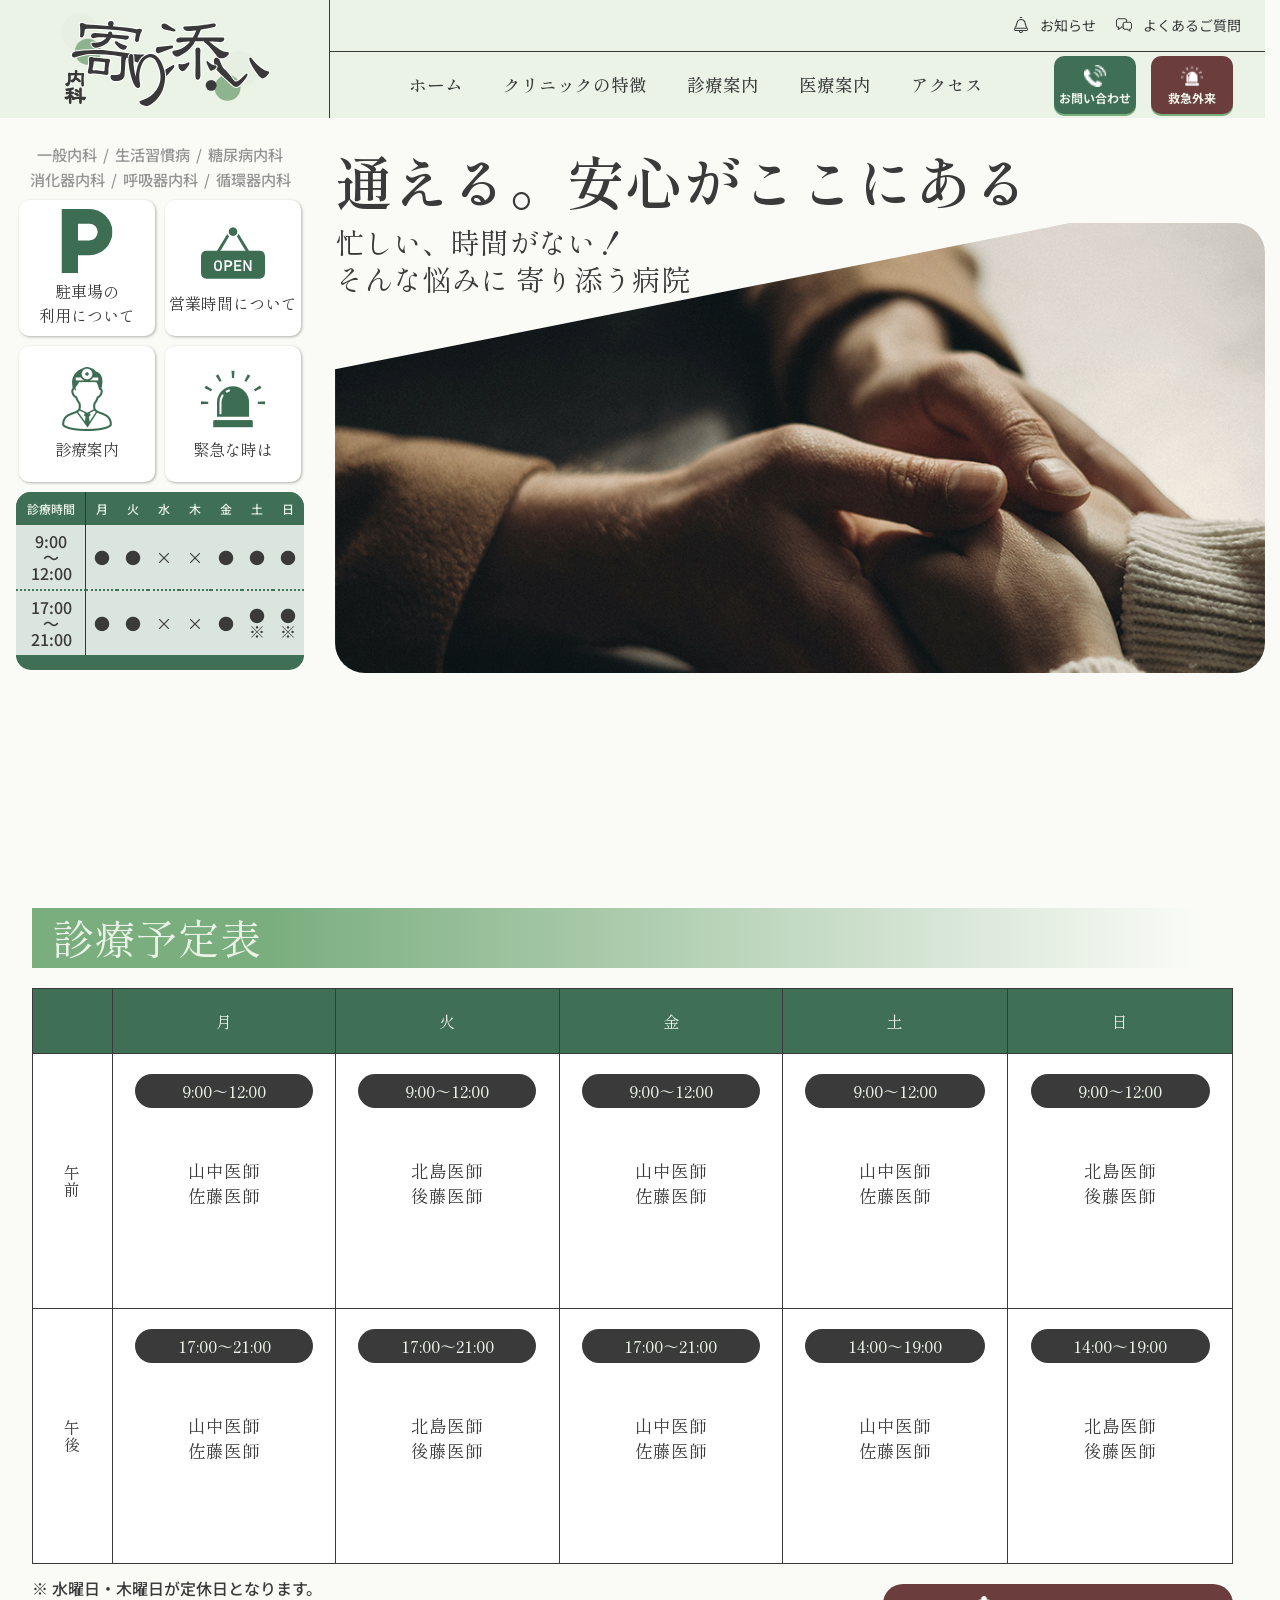
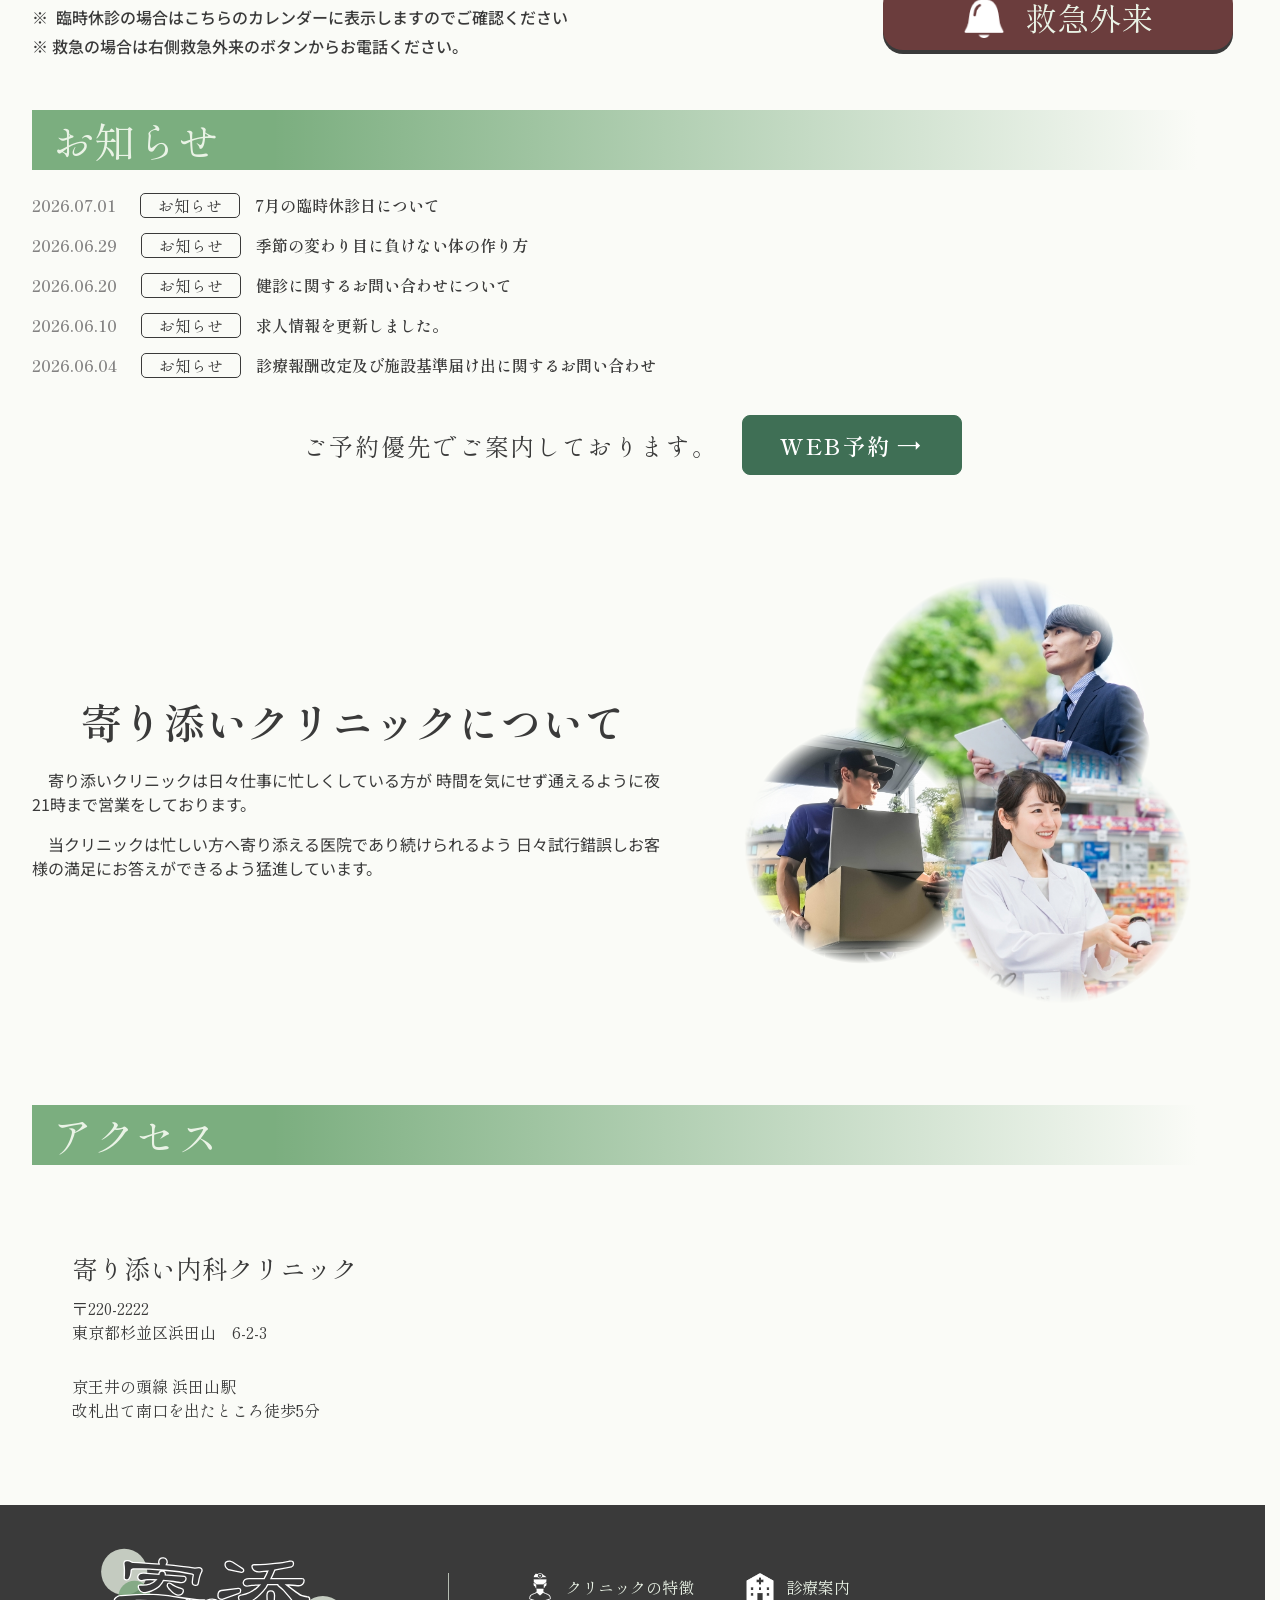
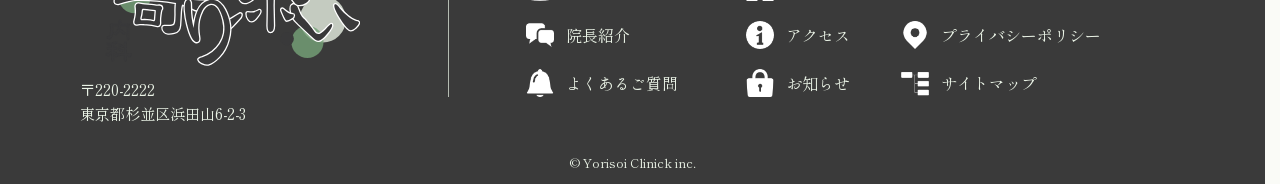
<file: index.html>
<!doctype html>
<html lang="ja">
  <head>
    <meta charset="UTF-8" />
    <meta name="viewport" content="width=device-width, initial-scale=1.0" />
    <meta
      name="description"
      content="寄り添い内科クリニックは午前中朝9時から12時まで、午後は17時から21時まで開所している「働く人に寄り添うクリニック」です。"
    />
    <title>寄り添い内科クリニック</title>

    <!-- GoogleFont -->
    <link rel="preconnect" href="https://fonts.googleapis.com" />
    <link rel="preconnect" href="https://fonts.gstatic.com" crossorigin />
    <link
      href="https://fonts.googleapis.com/css2?family=Noto+Sans+JP:wght@100..900&family=Noto+Serif+JP:wght@200..900&display=swap"
      rel="stylesheet"
    />
    <link
      href="https://fonts.googleapis.com/css2?family=Shippori+Mincho&display=swap"
      rel="stylesheet"
    />
    <!-- GoogleFont end-->
    <link rel="stylesheet" href="css/reset.css" />
    <link rel="stylesheet" href="css/common.css" />
    <link rel="stylesheet" href="css/top.css" />
  </head>

  <body id="top">
    <header id="header">
      <div class="page_title">
        <h1>
          <a href="index.html"
            ><img src="images/logo.svg" alt="寄り添いクリニックのロゴ"
          /></a>
        </h1>
      </div>
      <div class="header_nav__items">
        <div class="header_list__small">
          <ul>
            <li>
              <a href="construction.html">
                <img src="images/info_icon.png" alt="" aria-hidden="true" />
                お知らせ
              </a>
            </li>

            <li>
              <a href="construction.html#">
                <img
                  src="images/questions_icon.png"
                  alt=""
                  aria-hidden="true"
                />
                よくあるご質問
              </a>
            </li>
          </ul>
        </div>

        <!-- スマートフォン用メニューボタン -->
        <button
          type="button"
          class="menu_toggle"
          aria-label="メニューを開く"
          aria-controls="global-nav"
          aria-expanded="false"
        >
          <span aria-hidden="true"></span>
          <span aria-hidden="true"></span>
          <span aria-hidden="true"></span>
        </button>

        <div class="header_nav" id="global-nav">
          <nav aria-label="メインナビゲーション">
            <ul>
              <li><a href="index.html">ホーム</a></li>
              <li><a href="features.html">クリニックの特徴</a></li>
              <li><a href="medical-services.html">診療案内</a></li>
              <li><a href="construction.html">医療案内</a></li>
              <li><a href="construction.html#">アクセス</a></li>
            </ul>
          </nav>

          <div class="contact_item">
            <ul>
              <li>
                <a href="tel:03-1111-1111" class="btn info">
                  <img src="images/call_icon01.png" alt="" aria-hidden="true" />
                  お問い合わせ
                </a>
              </li>

              <li>
                <a href="tel:03-0000-0000" class="btn emergency">
                  <img src="images/call_icon02.png" alt="" aria-hidden="true" />
                  救急外来
                </a>
              </li>
            </ul>
          </div>
        </div>

        <!-- メニュー表示時の黒い背景 -->
        <div class="menu_backdrop" aria-hidden="true"></div>
      </div>
    </header>
    <div class="mv">
      <!-- 左側のカードとカレンダー -->
      <div class="mv_left__box">
        <div class="cardiology">
          <ul>
            <li>一般内科</li>
            <li>生活習慣病</li>
            <li>糖尿病内科</li>
          </ul>
          <ul>
            <li>消化器内科</li>
            <li>呼吸器内科</li>
            <li>循環器内科</li>
          </ul>
        </div>
        <div class="main_card">
          <!-- グリッドで縦2横2 -->
          <div class="main_card__block">
            <div>
              <a href="construction.html">
                <img
                  src="images/mv_item_icon01.png"
                  alt="パーキングのアイコン"
                />
                <p>駐車場の<br />利用について</p>
              </a>
            </div>
            <div>
              <a href="#hospital_schedule">
                <img src="images/mv_item_icon02.png" alt="営業時間のアイコン" />
                <p>営業時間について</p>
              </a>
            </div>
          </div>
          <div class="main_card__block">
            <div>
              <a href="medical-services.html">
                <img src="images/mv_item_icon03.png" alt="医者アイコン" />
                <p>診療案内</p>
              </a>
            </div>
            <div>
              <a href="construction.html">
                <img src="images/mv_item_icon04.png" alt="アラートアイコン" />
                <p>緊急な時は</p>
              </a>
            </div>
          </div>
        </div>
        <div class="hospital_hours">
          <table>
            <tbody>
              <tr>
                <th>診療時間</th>
                <th>月</th>
                <th>火</th>
                <th>水</th>
                <th>木</th>
                <th>金</th>
                <th>土</th>
                <th>日</th>
              </tr>
              <tr>
                <td>9:00<br />～<br />12:00</td>
                <td>●</td>
                <td>●</td>
                <td>×</td>
                <td>×</td>
                <td>●</td>
                <td>●</td>
                <td>●</td>
              </tr>
              <tr>
                <td>17:00<br />～<br />21:00</td>
                <td>●</td>
                <td>●</td>
                <td>×</td>
                <td>×</td>
                <td>●</td>
                <td>●<br />※</td>
                <td>●<br />※</td>
              </tr>
            </tbody>
          </table>
        </div>
      </div>
      <!-- メインビジュアルのキャッチコピーと画像 -->
      <div class="mv_right_box">
        <div class="mv_slide__items" id="js-slide">
          <img src="images/kv_01.jpg" alt="メインビジュアル1枚目" />
          <img src="images/about_01.jpg" alt="メインビジュアル2枚目" />
          <img src="images/about_02.jpg" alt="メインビジュアル3枚目" />
          <img src="images/about_03.jpg" alt="メインビジュアル4枚目" />

          <!-- 画像に重なった部分だけ表示する白文字 -->
          <div class="mv_copy_mask" aria-hidden="true">
            <div class="mv_copy mv_copy--reverse">
              <p class="main">通える。安心がここにある</p>
              <p class="sub">
                忙しい、時間がない！<br />
                そんな悩みに 寄り添う病院
              </p>
            </div>
          </div>
        </div>

        <!-- 通常の黒文字 -->
        <div class="mv_copy mv_copy--base">
          <p class="main">通える。安心がここにある</p>
          <p class="sub">
            忙しい、時間がない！<br />
            そんな悩みに 寄り添う病院
          </p>
        </div>
      </div>
    </div>
    <div class="wrapper">
      <main>
        <!-- 診療予定表 -->
        <section class="hospital_schedule" id="hospital_schedule">
          <div class="section_title">
            <h2>診療予定表</h2>
          </div>
          <div class="hospital_schedule__table-wrap">
            <table class="hospital_schedule__timeTable">
              <tbody>
                <tr>
                  <th></th>
                  <th>月</th>
                  <th>火</th>
                  <th>金</th>
                  <th>土</th>
                  <th>日</th>
                </tr>
                <tr>
                  <td class="vertical_writing">午前</td>
                  <td>
                    <span class="hospital_schedule__time">9:00～12:00</span><br />
                    <div class="hospital_schedule__doctors">
                      山中医師<br />佐藤医師
                    </div>
                  </td>
                  <td>
                    <span class="hospital_schedule__time">9:00～12:00</span><br />
                    <div class="hospital_schedule__doctors">
                      北島医師<br />後藤医師
                    </div>
                  </td>
                  <td>
                    <span class="hospital_schedule__time">9:00～12:00</span><br />
                    <div class="hospital_schedule__doctors">
                      山中医師<br />佐藤医師
                    </div>
                  </td>
                  <td>
                    <span class="hospital_schedule__time">9:00～12:00</span><br />
                    <div class="hospital_schedule__doctors">
                      山中医師<br />佐藤医師
                    </div>
                  </td>
                  <td>
                    <span class="hospital_schedule__time">9:00～12:00</span><br />
                    <div class="hospital_schedule__doctors">
                      北島医師<br />後藤医師
                    </div>
                  </td>
                </tr>
                <tr>
                  <td class="vertical_writing">午後</td>
                  <td>
                    <span class="hospital_schedule__time">17:00～21:00</span
                    ><br />
                    <div class="hospital_schedule__doctors">
                      山中医師<br />佐藤医師
                    </div>
                  </td>
                  <td>
                    <span class="hospital_schedule__time">17:00～21:00</span
                    ><br />
                    <div class="hospital_schedule__doctors">
                      北島医師<br />後藤医師
                    </div>
                  </td>
                  <td>
                    <span class="hospital_schedule__time">17:00～21:00</span
                    ><br />
                    <div class="hospital_schedule__doctors">
                      山中医師<br />佐藤医師
                    </div>
                  </td>
                  <td>
                    <span class="hospital_schedule__time">14:00～19:00</span
                    ><br />
                    <div class="hospital_schedule__doctors">
                      山中医師<br />佐藤医師
                    </div>
                  </td>
                  <td>
                    <span class="hospital_schedule__time">14:00～19:00</span
                    ><br />
                    <div class="hospital_schedule__doctors">
                      北島医師<br />後藤医師
                    </div>
                  </td>
                </tr>
              </tbody>
            </table>
          </div>
          <div class="importment_note__item">
            <ul class="hospital_schedule__notes">
              <li>水曜日・木曜日が定休日となります。</li>
              <li>
                臨時休診の場合はこちらのカレンダーに表示しますのでご確認ください
              </li>
              <li>救急の場合は右側救急外来のボタンからお電話ください。</li>
            </ul>
            <a
              href="tel:03-0000-0000"
              class="emergency-call"
              aria-label="救急外来へ電話する"
            >
              <img src="images/footer_icon06.png" alt="" aria-hidden="true" />
              <span>救急外来</span>
            </a>
          </div>
        </section>
        <!-- お知らせ -->
        <section>
          <div class="section_title">
            <h2>お知らせ</h2>
          </div>
          <div class="news_box">
            <ul class="news_list">
              <li class="news_item">
                <div class="news_meta">
                  <time class="news_date" datetime="2026-07-01">2026.07.01</time>
                  <span class="news_category">お知らせ</span>
                </div>
                <a href="construction.html" class="news_link">7月の臨時休診日について</a>
              </li>
              <li class="news_item">
                <div class="news_meta">
                  <time class="news_date" datetime="2026-06-29">2026.06.29</time>
                  <span class="news_category">お知らせ</span>
                </div>
                <a href="construction.html" class="news_link"
                  >季節の変わり目に負けない体の作り方</a
                >
              </li>
              <li class="news_item">
                <div class="news_meta">
                  <time class="news_date" datetime="2026-06-20">2026.06.20</time>
                  <span class="news_category">お知らせ</span>
                </div>
                <a href="construction.html" class="news_link"
                  >健診に関するお問い合わせについて</a
                >
              </li>
              <li class="news_item">
                <div class="news_meta">
                  <time class="news_date" datetime="2026-06-10">2026.06.10</time>
                  <span class="news_category">お知らせ</span>
                </div>
                <a href="construction.html" class="news_link">求人情報を更新しました。</a>
              </li>
              <li class="news_item">
                <div class="news_meta">
                  <time class="news_date" datetime="2026-06-04">2026.06.04</time>
                  <span class="news_category">お知らせ</span>
                </div>
                <a href="construction.html" class="news_link"
                  >診療報酬改定及び施設基準届け出に関するお問い合わせ</a
                >
              </li>
            </ul>
          </div>
          <div class="reservation_area">
            <p><strong>ご予約優先でご案内しております。</strong></p>
            <div class="reservation_btn">
              <a href="construction.html" class="WEB_reserve">
                <span>WEB予約</span>
                <span class="WEB_reserve__arrow" aria-hidden="true">→</span>
              </a>
            </div>
          </div>
        </section>
        <!-- About -->
        <section id="about">
          <div class="about">
            <div class="about_text">
              <h2>寄り添いクリニックについて</h2>
              <p>
                &emsp;寄り添いクリニックは日々仕事に忙しくしている方が
                時間を気にせず通えるように夜21時まで営業をしております。
              </p>
              &emsp;当クリニックは忙しい方へ寄り添える医院であり続けられるよう
              日々試行錯誤しお客様の満足にお答えができるよう猛進しています。
            </div>
            <div class="blurred_image">
              <img
                src="images/about_01.jpg"
                alt="サラリーマン風の男性が働く風景"
              />
              <img src="images/about_02.jpg" alt="配達員の男性が働く風景" />
              <img src="images/about_03.jpg" alt="薬剤師の女性が働く風景" />
            </div>
          </div>
        </section>
        <!-- アクセス -->
        <section>
          <div class="section_title">
            <h2>アクセス</h2>
          </div>
          <div class="access_section">
            <address>
              <h3>寄り添い内科クリニック</h3>
              〒220-2222<br />東京都杉並区浜田山　6-2-3<br />
              <span
                >京王井の頭線 浜田山駅<br />改札出て南口を出たところ徒歩5分</span
              >
            </address>
            <div class="access_map">
              <iframe
                src="https://www.google.com/maps/embed?pb=!1m18!1m12!1m3!1d3241.0223311307695!2d139.62613447457107!3d35.67645213023856!2m3!1f0!2f0!3f0!3m2!1i1024!2i768!4f13.1!3m3!1m2!1s0x6018f237f4c01811%3A0xf5f1ae5ba54b56d1!2z44CSMTY4LTAwNjUg5p2x5Lqs6YO95p2J5Lim5Yy65rWc55Sw5bGx77yR5LiB55uu77yW!5e0!3m2!1sja!2sjp!4v1783398426105!5m2!1sja!2sjp"
                style="border: 0"
                allowfullscreen=""
                loading="lazy"
                referrerpolicy="strict-origin-when-cross-origin"
              ></iframe>
            </div>
          </div>
        </section>
      </main>
    </div>
    <footer>
      <div class="footer_items">
        <div class="footer_address">
          <a href="index.html"
            ><img src="images/logo.svg" alt="寄り添いクリニックのロゴ"
          /></a>
          <address>〒220-2222<br />東京都杉並区浜田山6-2-3</address>
        </div>
        <div class="footer_list">
          <ul>
            <li>
              <a href="features.html">
                <img src="images/footer_icon01.png" alt="" />
                クリニックの特徴
              </a>
            </li>

            <li>
              <a href="medical-services.html">
                <img src="images/footer_icon02.png" alt="" />
                診療案内
              </a>
            </li>
          </ul>

          <ul>
            <li>
              <a href="construction.html">
                <img src="images/footer_icon03.png" alt="" />
                院長紹介
              </a>
            </li>

            <li>
              <a href="construction.html">
                <img src="images/footer_icon04.png" alt="" />
                アクセス
              </a>
            </li>

            <li>
              <a href="construction.html">
                <img src="images/footer_icon05.png" alt="" />
                プライバシーポリシー
              </a>
            </li>
          </ul>

          <ul>
            <li>
              <a href="construction.html">
                <img src="images/footer_icon06.png" alt="" />
                よくあるご質問
              </a>
            </li>

            <li>
              <a href="construction.html">
                <img src="images/footer_icon07.png" alt="" />
                お知らせ
              </a>
            </li>

            <li>
              <a href="construction.html">
                <img src="images/footer_icon08.png" alt="" />
                サイトマップ
              </a>
            </li>
          </ul>
        </div>
      </div>
      <p class="copy-light"><small>&copy; Yorisoi Clinick inc.</small></p>
    </footer>
    <script src="js/main.js"></script>
  </body>
</html>
</file>
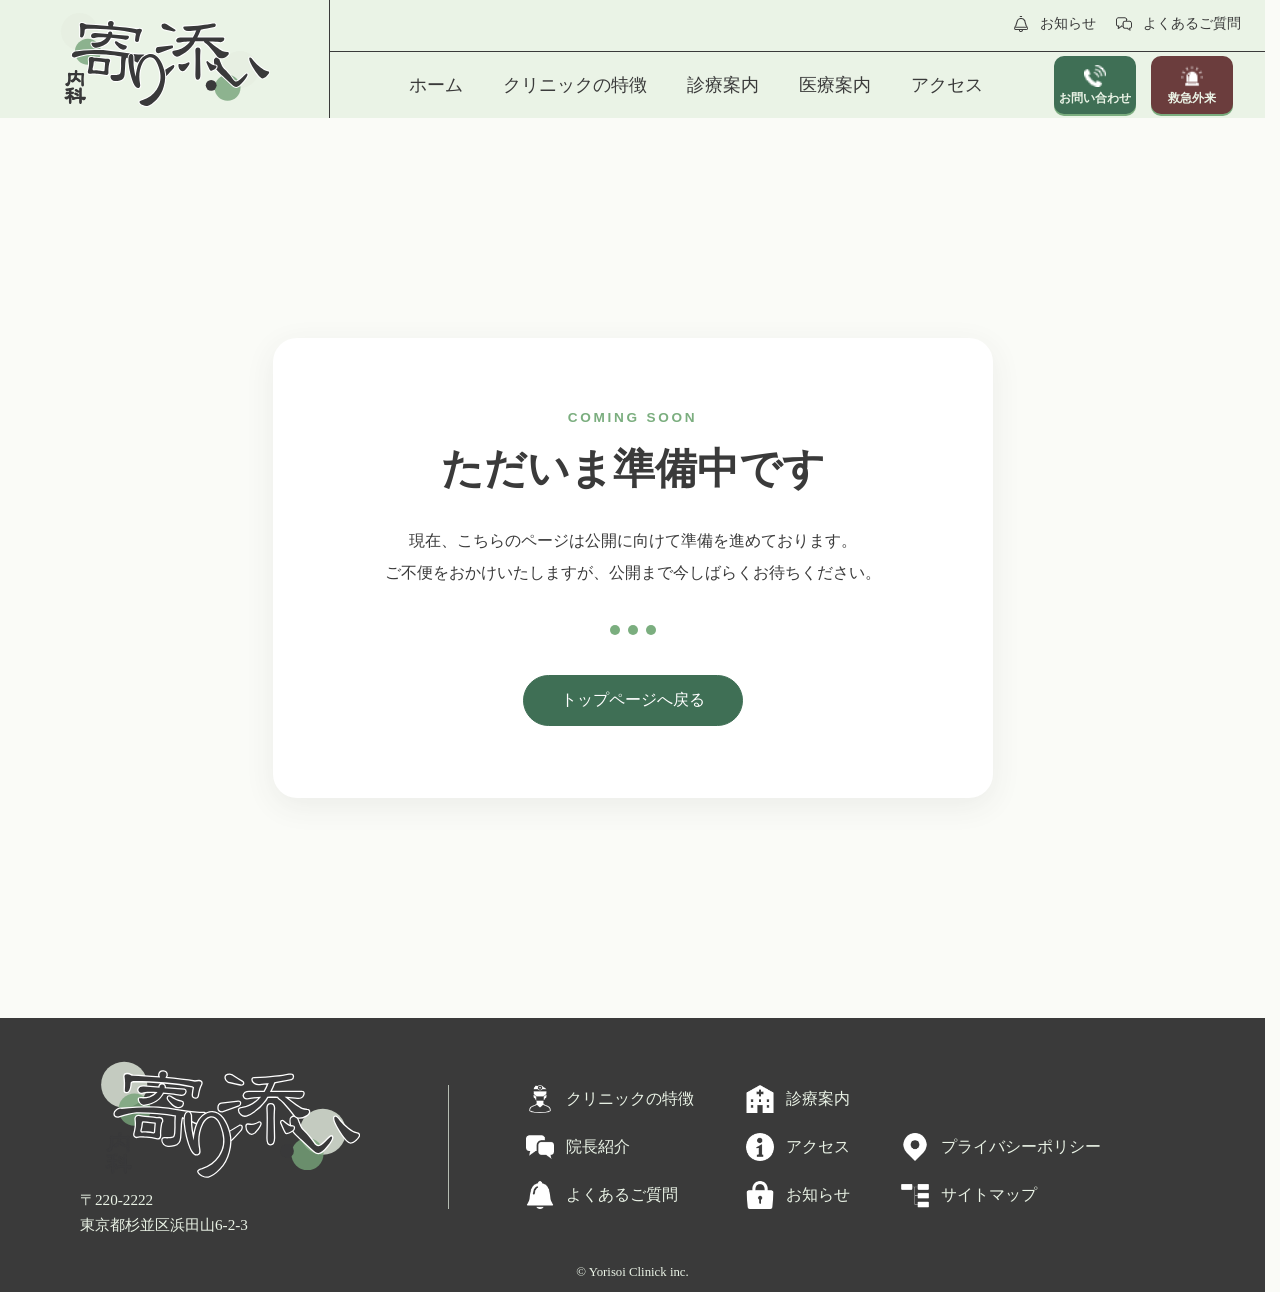
<file: construction.html>
<!doctype html>
<html lang="ja">
  <head>
    <meta charset="UTF-8" />
    <meta name="viewport" content="width=device-width, initial-scale=1.0" />

    <title>ただいま準備中です｜寄り添い内科クリニック</title>

    <link rel="stylesheet" href="css/reset.css" />
    <link rel="stylesheet" href="css/common.css" />
    <link rel="stylesheet" href="css/construction.css" />
  </head>

  <body>
    <header id="header">
      <div class="page_title">
        <h1>
          <a href="index.html"
            ><img src="images/logo.svg" alt="寄り添いクリニックのロゴ"
          /></a>
        </h1>
      </div>
      <div class="header_nav__items">
        <div class="header_list__small">
          <ul>
            <li>
              <a href="construction.html">
                <img src="images/info_icon.png" alt="" aria-hidden="true" />
                お知らせ
              </a>
            </li>

            <li>
              <a href="construction.html">
                <img
                  src="images/questions_icon.png"
                  alt=""
                  aria-hidden="true"
                />
                よくあるご質問
              </a>
            </li>
          </ul>
        </div>

        <!-- スマートフォン用メニューボタン -->
        <button
          type="button"
          class="menu_toggle"
          aria-label="メニューを開く"
          aria-controls="global-nav"
          aria-expanded="false"
        >
          <span aria-hidden="true"></span>
          <span aria-hidden="true"></span>
          <span aria-hidden="true"></span>
        </button>

        <div class="header_nav" id="global-nav">
          <nav aria-label="メインナビゲーション">
            <ul>
              <li><a href="index.html">ホーム</a></li>
              <li><a href="features.html">クリニックの特徴</a></li>
              <li><a href="medical-services.html">診療案内</a></li>
              <li><a href="construction.html">医療案内</a></li>
              <li><a href="construction.html">アクセス</a></li>
            </ul>
          </nav>

          <div class="contact_item">
            <ul>
              <li>
                <a href="tel:03-1111-1111" class="btn info">
                  <img src="images/call_icon01.png" alt="" aria-hidden="true" />
                  お問い合わせ
                </a>
              </li>

              <li>
                <a href="tel:03-0000-0000" class="btn emergency">
                  <img src="images/call_icon02.png" alt="" aria-hidden="true" />
                  救急外来
                </a>
              </li>
            </ul>
          </div>
        </div>

        <!-- メニュー表示時の黒い背景 -->
        <div class="menu_backdrop" aria-hidden="true"></div>
      </div>
    </header>
    <main class="construction">
      <div class="construction__inner">
        <p class="construction__en">COMING SOON</p>

        <h1 class="construction__title">
          ただいま準備中です
        </h1>

        <p class="construction__text">
          現在、こちらのページは公開に向けて準備を進めております。<br />
          ご不便をおかけいたしますが、公開まで今しばらくお待ちください。
        </p>

        <div class="construction__icon" aria-hidden="true">
          <span></span>
          <span></span>
          <span></span>
        </div>

        <a href="index.html" class="construction__link">
          トップページへ戻る
        </a>
      </div>
    </main>
    <footer>
      <div class="footer_items">
        <div class="footer_address">
          <a href="index.html"
            ><img src="images/logo.svg" alt="寄り添いクリニックのロゴ"
          /></a>
          <address>〒220-2222<br />東京都杉並区浜田山6-2-3</address>
        </div>
        <div class="footer_list">
          <ul>
            <li>
              <a href="features.html">
                <img src="images/footer_icon01.png" alt="" />
                クリニックの特徴
              </a>
            </li>

            <li>
              <a href="medical-services.html">
                <img src="images/footer_icon02.png" alt="" />
                診療案内
              </a>
            </li>
          </ul>

          <ul>
            <li>
              <a href="construction.html">
                <img src="images/footer_icon03.png" alt="" />
                院長紹介
              </a>
            </li>

            <li>
              <a href="construction.html">
                <img src="images/footer_icon04.png" alt="" />
                アクセス
              </a>
            </li>

            <li>
              <a href="construction.html">
                <img src="images/footer_icon05.png" alt="" />
                プライバシーポリシー
              </a>
            </li>
          </ul>

          <ul>
            <li>
              <a href="construction.html">
                <img src="images/footer_icon06.png" alt="" />
                よくあるご質問
              </a>
            </li>

            <li>
              <a href="construction.html">
                <img src="images/footer_icon07.png" alt="" />
                お知らせ
              </a>
            </li>

            <li>
              <a href="construction.html">
                <img src="images/footer_icon08.png" alt="" />
                サイトマップ
              </a>
            </li>
          </ul>
        </div>
      </div>
      <p class="copy-light"><small>&copy; Yorisoi Clinick inc.</small></p>
    </footer>
  </body>
</html>
</file>
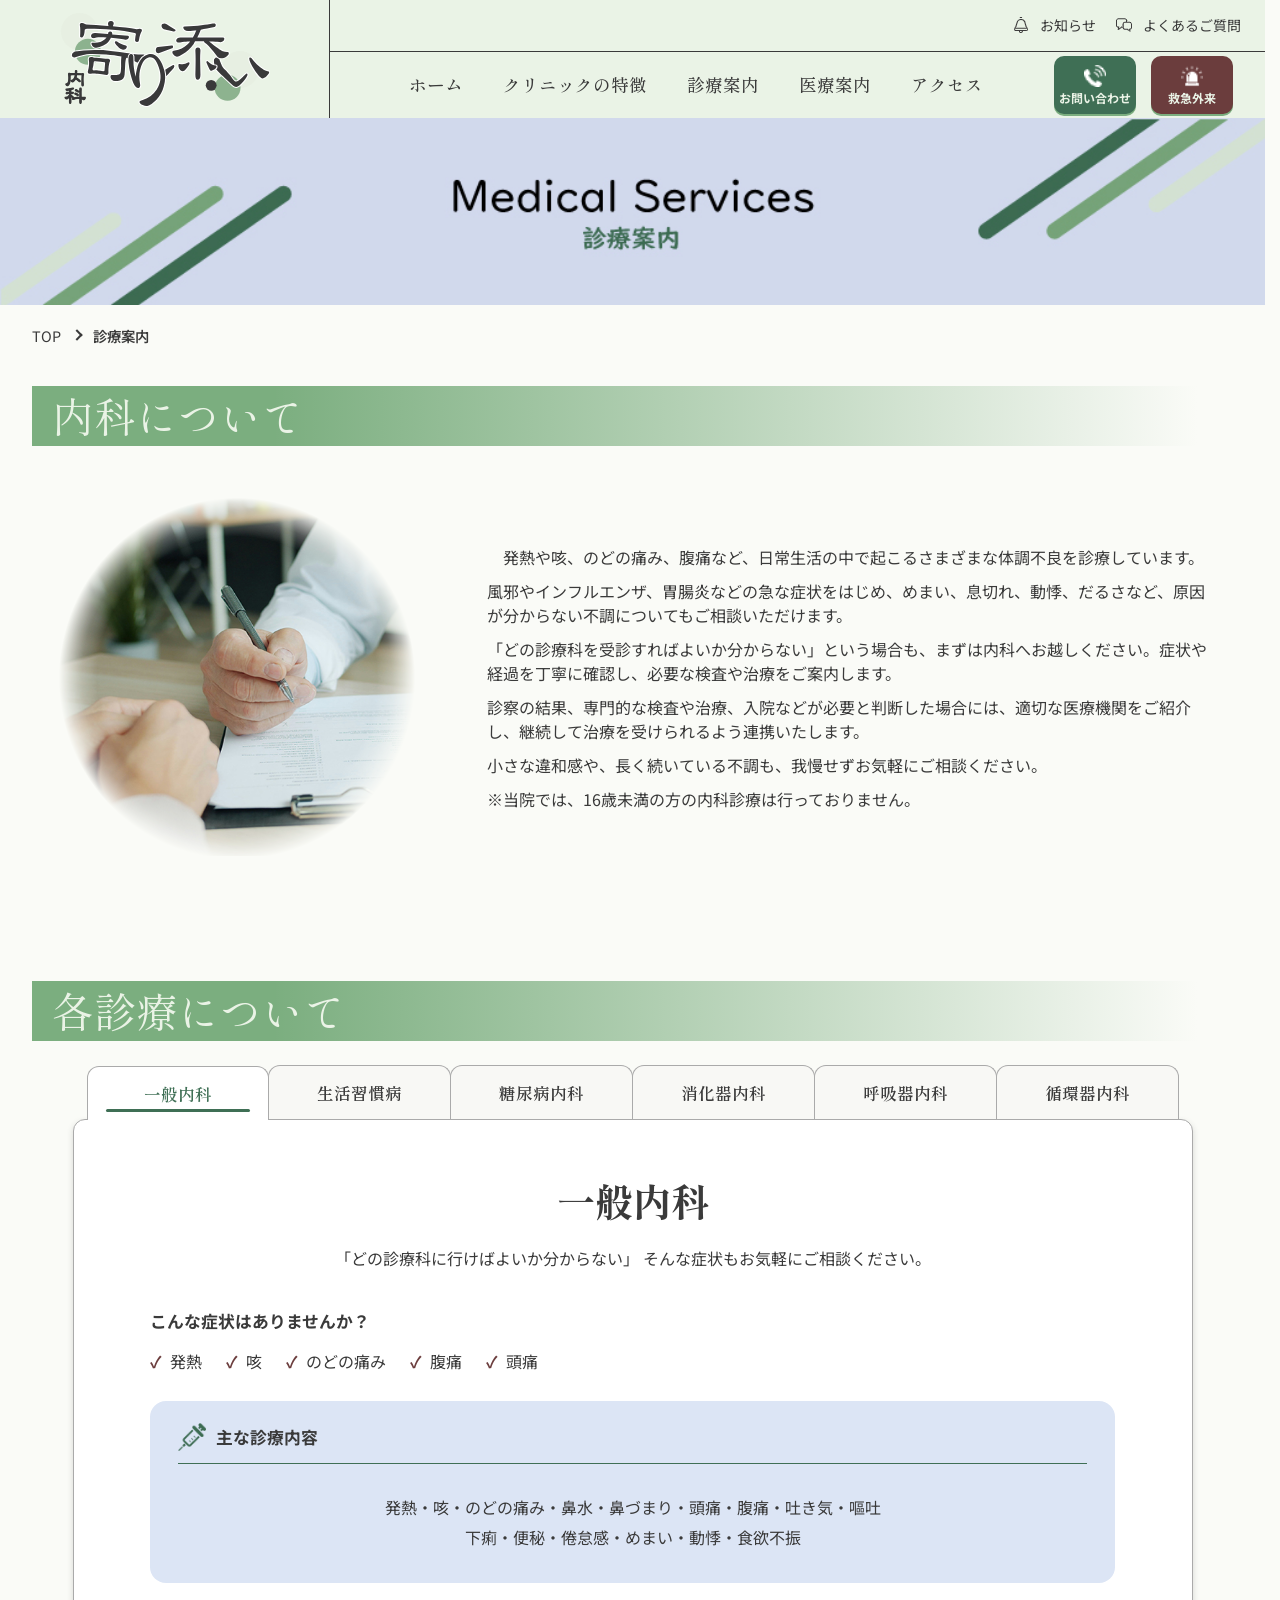
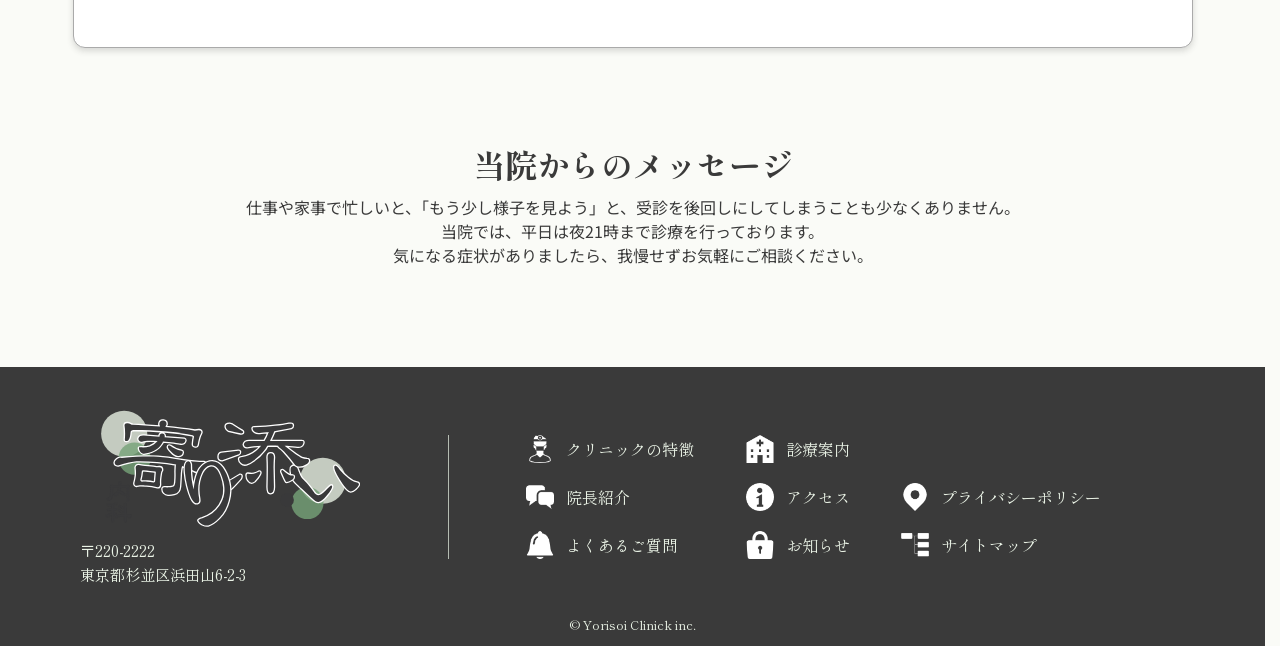
<file: medical-services.html>
<!doctype html>
<html lang="ja">
  <head>
    <meta charset="UTF-8" />
    <meta name="viewport" content="width=device-width, initial-scale=1.0" />
    <meta
      name="description"
      content="寄り添い内科クリニックは午前中朝9時から12時まで、午後は17時から21時まで開所している「働く人に寄り添うクリニック」です。"
    />
    <title>診療案内 | 寄り添い内科クリニック</title>

    <!-- GoogleFont -->
    <link rel="preconnect" href="https://fonts.googleapis.com" />
    <link rel="preconnect" href="https://fonts.gstatic.com" crossorigin />
    <link
      href="https://fonts.googleapis.com/css2?family=Noto+Sans+JP:wght@100..900&family=Noto+Serif+JP:wght@200..900&display=swap"
      rel="stylesheet"
    />
    <link
      href="https://fonts.googleapis.com/css2?family=Shippori+Mincho&display=swap"
      rel="stylesheet"
    />
    <!-- GoogleFont end-->
    <link rel="stylesheet" href="css/reset.css" />
    <link rel="stylesheet" href="css/common.css" />
    <link rel="stylesheet" href="css/medical-services.css" />
  </head>

  <body id="medical-services">
    <header id="header">
      <div class="page_title">
        <h1>
          <a href="index.html"
            ><img src="images/logo.svg" alt="寄り添いクリニックのロゴ"
          /></a>
        </h1>
      </div>
      <div class="header_nav__items">
        <div class="header_list__small">
          <ul>
            <li>
              <a href="construction.html">
                <img src="images/info_icon.png" alt="" aria-hidden="true" />
                お知らせ
              </a>
            </li>

            <li>
              <a href="construction.html">
                <img
                  src="images/questions_icon.png"
                  alt=""
                  aria-hidden="true"
                />
                よくあるご質問
              </a>
            </li>
          </ul>
        </div>

        <!-- スマートフォン用メニューボタン -->
        <button
          type="button"
          class="menu_toggle"
          aria-label="メニューを開く"
          aria-controls="global-nav"
          aria-expanded="false"
        >
          <span aria-hidden="true"></span>
          <span aria-hidden="true"></span>
          <span aria-hidden="true"></span>
        </button>

        <div class="header_nav" id="global-nav">
          <nav aria-label="メインナビゲーション">
            <ul>
              <li><a href="index.html">ホーム</a></li>
              <li><a href="features.html">クリニックの特徴</a></li>
              <li><a href="medical-services.html">診療案内</a></li>
              <li><a href="construction.html">医療案内</a></li>
              <li><a href="construction.html">アクセス</a></li>
            </ul>
          </nav>

          <div class="contact_item">
            <ul>
              <li>
                <a href="tel:03-1111-1111" class="btn info">
                  <img src="images/call_icon01.png" alt="" aria-hidden="true" />
                  お問い合わせ
                </a>
              </li>

              <li>
                <a href="tel:03-0000-0000" class="btn emergency">
                  <img src="images/call_icon02.png" alt="" aria-hidden="true" />
                  救急外来
                </a>
              </li>
            </ul>
          </div>
        </div>

        <!-- メニュー表示時の黒い背景 -->
        <div class="menu_backdrop" aria-hidden="true"></div>
      </div>
    </header>
    <div class="mv">
      <img
        src="images/medical-services/medical_services_title_lg.jpg"
        alt="診療案内見出し画像"
      />
    </div>
    <div class="wrapper">
      <!-- パンくずリスト　共通 -->
      <nav class="breadcrumb" aria-label="パンくずリスト">
        <ol class="breadcrumb__list">
          <li class="breadcrumb__item">
            <a href="index.html">TOP</a>
          </li>

          <li class="breadcrumb__item" aria-current="page">診療案内</li>
        </ol>
      </nav>
      <main>
        <section class="medical_service__content">
          <div class="section_title">
            <h2>内科について</h2>
          </div>
          <div class="medical_service_about">
            <div class="about_image">
              <img
                src="images/medical-services/medical_service_main-image.jpg"
                alt="診療案内のメイン画像"
              />
            </div>
            <div class="about_text">
              <p>
                　発熱や咳、のどの痛み、腹痛など、日常生活の中で起こるさまざまな体調不良を診療しています。
              </p>
              <p>
                風邪やインフルエンザ、胃腸炎などの急な症状をはじめ、めまい、息切れ、動悸、だるさなど、原因が分からない不調についてもご相談いただけます。
              </p>
              <p>
                「どの診療科を受診すればよいか分からない」という場合も、まずは内科へお越しください。症状や経過を丁寧に確認し、必要な検査や治療をご案内します。
              </p>
              <p>
                診察の結果、専門的な検査や治療、入院などが必要と判断した場合には、適切な医療機関をご紹介し、継続して治療を受けられるよう連携いたします。
              </p>
              <p>
                小さな違和感や、長く続いている不調も、我慢せずお気軽にご相談ください。
              </p>
              <p>※当院では、16歳未満の方の内科診療は行っておりません。</p>
            </div>
          </div>
        </section>
        <section class="medical_departments">
          <div class="section_title">
            <h2>各診療について</h2>
          </div>

          <div class="medical_tabs">
            <div
              class="medical_tabs__list"
              role="tablist"
              aria-label="診療科を選択"
            >
              <button
                class="medical_tabs__button is-active"
                type="button"
                role="tab"
                aria-selected="true"
                aria-controls="panel-general"
                id="tab-general"
                data-tab="general"
              >
                一般内科
              </button>

              <button
                class="medical_tabs__button"
                type="button"
                role="tab"
                aria-selected="false"
                aria-controls="panel-lifestyle"
                id="tab-lifestyle"
                data-tab="lifestyle"
              >
                生活習慣病
              </button>

              <button
                class="medical_tabs__button"
                type="button"
                role="tab"
                aria-selected="false"
                aria-controls="panel-diabetes"
                id="tab-diabetes"
                data-tab="diabetes"
              >
                糖尿病内科
              </button>

              <button
                class="medical_tabs__button"
                type="button"
                role="tab"
                aria-selected="false"
                aria-controls="panel-digestive"
                id="tab-digestive"
                data-tab="digestive"
              >
                消化器内科
              </button>

              <button
                class="medical_tabs__button"
                type="button"
                role="tab"
                aria-selected="false"
                aria-controls="panel-respiratory"
                id="tab-respiratory"
                data-tab="respiratory"
              >
                呼吸器内科
              </button>

              <button
                class="medical_tabs__button"
                type="button"
                role="tab"
                aria-selected="false"
                aria-controls="panel-cardiology"
                id="tab-cardiology"
                data-tab="cardiology"
              >
                循環器内科
              </button>
            </div>

            <div class="medical_tabs__panels">
              <!-- 一般内科 -->
              <article
                class="medical_tabs__panel is-active"
                id="panel-general"
                role="tabpanel"
                aria-labelledby="tab-general"
                data-panel="general"
              >
                <h3 class="medical_tabs__title">一般内科</h3>

                <p class="medical_tabs__lead">
                  「どの診療科に行けばよいか分からない」
                  そんな症状もお気軽にご相談ください。
                </p>

                <div class="medical_tabs__symptoms">
                  <h4>こんな症状はありませんか？</h4>

                  <ul>
                    <li>発熱</li>
                    <li>咳</li>
                    <li>のどの痛み</li>
                    <li>腹痛</li>
                    <li>頭痛</li>
                  </ul>
                </div>

                <div class="medical_tabs__details">
                  <h4>
                    <img
                      src="images/medical-services/injection_icon.png"
                      alt=""
                      aria-hidden="true"
                    />
                    主な診療内容
                  </h4>

                  <p>
                    発熱・咳・のどの痛み・鼻水・鼻づまり・頭痛・腹痛・吐き気・嘔吐<br />
                    下痢・便秘・倦怠感・めまい・動悸・食欲不振
                  </p>
                </div>
              </article>

              <!-- 生活習慣病 -->
              <article
                class="medical_tabs__panel"
                id="panel-lifestyle"
                role="tabpanel"
                aria-labelledby="tab-lifestyle"
                data-panel="lifestyle"
                hidden
              >
                <h3 class="medical_tabs__title">生活習慣病</h3>

                <p class="medical_tabs__lead">
                  健康診断で数値の異常を指摘された方や、生活習慣が気になる方はご相談ください。
                </p>

                <div class="medical_tabs__symptoms">
                  <h4>このような方はご相談ください</h4>

                  <ul>
                    <li>血圧が高い</li>
                    <li>コレステロール値が高い</li>
                    <li>尿酸値が高い</li>
                    <li>体重が増えてきた</li>
                  </ul>
                </div>

                <div class="medical_tabs__details">
                  <h4>
                    <img
                      src="images/medical-services/injection_icon.png"
                      alt=""
                      aria-hidden="true"
                    />主な診療内容
                  </h4>
                  <p>
                    高血圧症・脂質異常症・高尿酸血症・メタボリックシンドロームなど
                  </p>
                </div>
              </article>

              <!-- 糖尿病内科 -->
              <article
                class="medical_tabs__panel"
                id="panel-diabetes"
                role="tabpanel"
                aria-labelledby="tab-diabetes"
                data-panel="diabetes"
                hidden
              >
                <h3 class="medical_tabs__title">糖尿病内科</h3>

                <p class="medical_tabs__lead">
                  健康診断で血糖値の異常を指摘された方や、
                  のどの渇き、頻尿、体重減少などが気になる方はご相談ください。
                </p>

                <div class="medical_tabs__symptoms">
                  <h4>このような方はご相談ください</h4>

                  <ul>
                    <li>血糖値が高いと指摘された</li>
                    <li>HbA1cの数値が高い</li>
                    <li>のどが異常に渇く</li>
                    <li>尿の回数が増えた</li>
                    <li>体重が急に減った</li>
                  </ul>
                </div>

                <div class="medical_tabs__details">
                  <h4>
                    <img
                      src="images/medical-services/injection_icon.png"
                      alt=""
                      aria-hidden="true"
                    />主な診療内容
                  </h4>

                  <p>
                    糖尿病の検査・診断・血糖管理・食事や運動に関する生活指導・
                    定期的な血液検査など
                  </p>
                </div>
              </article>

              <!-- 消化器内科 -->
              <article
                class="medical_tabs__panel"
                id="panel-digestive"
                role="tabpanel"
                aria-labelledby="tab-digestive"
                data-panel="digestive"
                hidden
              >
                <h3 class="medical_tabs__title">消化器内科</h3>

                <p class="medical_tabs__lead">
                  胃や腸などの消化器に関する症状を診療しています。<br />
                  腹痛や胃もたれ、便通の変化など、気になる症状がある方はご相談ください。
                </p>

                <div class="medical_tabs__symptoms">
                  <h4>こんな症状はありませんか？</h4>

                  <ul>
                    <li>胃やお腹が痛む</li>
                    <li>胸やけ・胃もたれがある</li>
                    <li>吐き気・嘔吐がある</li>
                    <li>下痢や便秘が続いている</li>
                    <li>食欲がない</li>
                    <li>便に血が混じる</li>
                  </ul>
                </div>

                <div class="medical_tabs__details">
                  <h4>
                    <img
                      src="images/medical-services/injection_icon.png"
                      alt=""
                      aria-hidden="true"
                    />
                    主な診療内容
                  </h4>

                  <p>
                    急性胃炎・胃腸炎・逆流性食道炎・便秘症・過敏性腸症候群・<br />
                    胃潰瘍や十二指腸潰瘍が疑われる症状など
                  </p>
                </div>
              </article>

              <!-- 呼吸器内科 -->
              <article
                class="medical_tabs__panel"
                id="panel-respiratory"
                role="tabpanel"
                aria-labelledby="tab-respiratory"
                data-panel="respiratory"
                hidden
              >
                <h3 class="medical_tabs__title">呼吸器内科</h3>

                <p class="medical_tabs__lead">
                  咳や痰、息苦しさなど、呼吸に関する症状を診療しています。<br />
                  長引く咳や繰り返す息切れなども、我慢せずご相談ください。
                </p>

                <div class="medical_tabs__symptoms">
                  <h4>こんな症状はありませんか？</h4>

                  <ul>
                    <li>咳が長く続いている</li>
                    <li>痰が出る</li>
                    <li>息苦しさ・息切れがある</li>
                    <li>呼吸をすると音が鳴る</li>
                    <li>胸に痛みや違和感がある</li>
                    <li>風邪の後も咳が治らない</li>
                  </ul>
                </div>

                <div class="medical_tabs__details">
                  <h4>
                    <img
                      src="images/medical-services/injection_icon.png"
                      alt=""
                      aria-hidden="true"
                    />
                    主な診療内容
                  </h4>

                  <p>
                    気管支炎・気管支ぜんそく・肺炎・慢性閉塞性肺疾患（COPD）・<br />
                    長引く咳やアレルギーによる呼吸器症状など
                  </p>
                </div>
              </article>

              <!-- 循環器内科 -->
              <article
                class="medical_tabs__panel"
                id="panel-cardiology"
                role="tabpanel"
                aria-labelledby="tab-cardiology"
                data-panel="cardiology"
                hidden
              >
                <h3 class="medical_tabs__title">循環器内科</h3>

                <p class="medical_tabs__lead">
                  心臓や血管に関する症状や疾患を診療しています。<br />
                  動悸や胸の痛み、息切れなどがある方は、早めにご相談ください。
                </p>

                <div class="medical_tabs__symptoms">
                  <h4>こんな症状はありませんか？</h4>

                  <ul>
                    <li>胸が痛む・圧迫感がある</li>
                    <li>動悸がする</li>
                    <li>息切れしやすくなった</li>
                    <li>めまいや立ちくらみがある</li>
                    <li>足や顔がむくむ</li>
                    <li>健診で心電図異常を指摘された</li>
                  </ul>
                </div>

                <div class="medical_tabs__details">
                  <h4>
                    <img
                      src="images/medical-services/injection_icon.png"
                      alt=""
                      aria-hidden="true"
                    />
                    主な診療内容
                  </h4>

                  <p>
                    高血圧症・不整脈・狭心症が疑われる症状・心不全・<br />
                    動脈硬化に関する診療や心電図検査など
                  </p>
                </div>
                <p class="medical_tabs__note">
                  ※突然の強い胸の痛みや呼吸困難、意識障害などがある場合は、
                  当院の通常診療を待たず、速やかに<span>救急要請</span>をご検討ください。
                </p>
              </article>
            </div>
          </div>
        </section>
        <section class="medical_message">
          <h2>当院からのメッセージ</h2>
          <p>
            仕事や家事で忙しいと、「もう少し様子を見よう」と、受診を後回しにしてしまうことも少なくありません。<br />
            当院では、平日は夜21時まで診療を行っております。<br />
            気になる症状がありましたら、我慢せずお気軽にご相談ください。
          </p>
        </section>
      </main>
    </div>
    <footer>
      <div class="footer_items">
        <div class="footer_address">
          <a href="index.html"
            ><img src="images/logo.svg" alt="寄り添いクリニックのロゴ"
          /></a>
          <address>〒220-2222<br />東京都杉並区浜田山6-2-3</address>
        </div>
        <div class="footer_list">
          <ul>
            <li>
              <a href="features.html">
                <img src="images/footer_icon01.png" alt="" />
                クリニックの特徴
              </a>
            </li>

            <li>
              <a href="medical-services.html">
                <img src="images/footer_icon02.png" alt="" />
                診療案内
              </a>
            </li>
          </ul>

          <ul>
            <li>
              <a href="construction.html">
                <img src="images/footer_icon03.png" alt="" />
                院長紹介
              </a>
            </li>

            <li>
              <a href="construction.html">
                <img src="images/footer_icon04.png" alt="" />
                アクセス
              </a>
            </li>

            <li>
              <a href="construction.html">
                <img src="images/footer_icon05.png" alt="" />
                プライバシーポリシー
              </a>
            </li>
          </ul>

          <ul>
            <li>
              <a href="construction.html">
                <img src="images/footer_icon06.png" alt="" />
                よくあるご質問
              </a>
            </li>

            <li>
              <a href="construction.html">
                <img src="images/footer_icon07.png" alt="" />
                お知らせ
              </a>
            </li>

            <li>
              <a href="construction.html">
                <img src="images/footer_icon08.png" alt="" />
                サイトマップ
              </a>
            </li>
          </ul>
        </div>
      </div>
      <p class="copy-light"><small>&copy; Yorisoi Clinick inc.</small></p>
    </footer>
    <script src="js/main.js"></script>
  </body>
</html>
</file>
<file: css/common.css>
:root {
  --color-base: #fafbf7;
  --color-bg-light: #eaf3e6;
  --color-main: #7bae7f;
  --color-accent: #3f6f55;
  --color-text-black: #3a3a3a;
  --color-text-light: #eaf3e6;
  --color-accent-red: #6b3d3d;
}

html {
  scroll-behavior: smooth;
  scroll-padding-top: 130px;
  scrollbar-gutter: stable;
}

body {
  font-family: "Noto Sans JP", sans-serif;
  font-optical-sizing: auto;
  font-weight: 400;
  font-style: normal;
  background-color: var(--color-base);
  color: var(--color-text-black);
  font-size: 16px;
}

/*＊＊＊＊＊＊ header style ＊＊＊＊＊＊＊*/

#header {
  position: sticky;
  top: 0;
  z-index: 1000;
  display: grid;
  grid-template-columns: 330px 1fr;
  min-height: 110px;
  background-color: var(--color-bg-light);
}
.page_title {
  display: grid;
  place-items: center; /*Grid内で上下左右中央に置く指定*/
  border-right: 1px solid var(--color-text-black);
}
.page_title h1 {
  width: 210px;
  padding: 10px 0;
}
.page_title img {
  width: 100%;
  height: auto;
  display: block;
}
.header_nav__items {
  position: relative;
  display: grid;
  grid-template-rows: 52px 1fr;
}
.header_list__small {
  display: flex;
  align-items: center;
  justify-content: flex-end;
  padding-right: 24px;
  border-bottom: 1px solid var(--color-text-black);
}
.header_list__small ul {
  display: flex;
  gap: 20px;
}
.header_list__small a {
  font-size: 0.875rem;
  display: inline-flex;
  gap: 6px;
  align-items: center;
}
.header_list__small li a img {
  padding-right: 5px;
}
.header_nav {
  display: grid;
  grid-template-columns: 1fr auto;
  align-items: center;
  column-gap: 24px;
  padding-inline: 32px;
}
.header_nav ul {
  display: flex;
  align-items: center;
  justify-content: center;
}
.header_nav nav ul {
  display: flex;
  gap: 40px;
  font-family: "Shippori Mincho", serif;
  font-weight: 500;
  font-size: 1.1rem;
}
.header_nav ul a {
  transition: ease 0.8s;
}
.header_nav nav ul a:hover {
  opacity: 0.5;
}
.menu_toggle,
.menu_backdrop {
  display: none;
}
.contact_item ul {
  display: flex;
  gap: 15px;
}
.contact_item .btn {
  display: inline-flex;
  flex-direction: column;
  align-items: center;
  justify-content: center;
  gap: 4px;
  width: 82px;
  height: 58px;
  border-radius: 10px;
  color: var(--color-text-light);
  font-size: 0.75rem;
  font-weight: 700;
  line-height: 1.2;
  transition: ease 0.5s;
  box-shadow: 0 2px 0 var(--color-main);
}
.contact_item .btn:hover {
  box-shadow: unset;
  transform: translateY(2px);
}
.contact_item li:first-child a.btn:hover {
  background-color: green;
}
.contact_item li:last-child a.btn:hover {
  background-color: red;
}
.contact_item .btn img {
  width: 22px;
}
.btn.info {
  background-color: var(--color-accent);
}
.btn.emergency {
  background-color: var(--color-accent-red);
}
/*＊＊＊＊＊＊ 見出し style ＊＊＊＊＊＊＊*/
.wrapper {
  max-width: 1500px;
  width: 95%;
  margin: 0 auto;
}
.section_title {
  position: relative;
  background-color: var(--color-main);
  width: 100%;
  height: 60px;
  display: flex;
  align-items: center;
}
.section_title::after {
  content: "";
  position: absolute;
  top: 0;
  right: 0;
  bottom: 0;
  left: 0;
  /* 左側は元の背景色、右側に向かって透明にする */
  background: linear-gradient(
    to right,
    rgba(250, 251, 247, 0) 20%,
    #fafbf7 97%
  );
  pointer-events: none; /* ぼかし部分をクリックやタップですり抜けるようにする */
}
h2 {
  font-family: "Shippori Mincho", serif;
  font-size: 2.6rem;
  color: var(--color-text-light);
  line-height: 1;
}
.section_title h2 {
  padding-left: 20px;
}
/* main */
.mv img {
  width: 100%;
  object-fit: cover;
  object-position: center;
  height: auto;
  display: block;
}
/* 画像３つ */
.blurred_image {
  position: relative;
  height: 430px;
}
.blurred_image img {
  position: absolute;
  object-fit: cover;
  -webkit-mask-image: radial-gradient(
    ellipse at center,
    #000 55%,
    rgba(0, 0, 0, 0.7) 68%,
    transparent 78%
  );
  mask-image: radial-gradient(
    ellipse at center,
    #000 55%,
    rgba(0, 0, 0, 0.7) 61%,
    transparent 70%
  );
  -webkit-mask-repeat: no-repeat;
  mask-repeat: no-repeat;
}

.blurred_image img:nth-child(1) {
  width: 300px;
  height: 300px;
  top: 0;
  right: 80px;
}
.blurred_image img:nth-child(2) {
  width: 240px;
  height: 240px;
  top: 150px;
  left: 30px;
  object-position: left;
}
.blurred_image img:nth-child(3) {
  width: 260px;
  height: 260px;
  right: 40px;
  bottom: 0px;
  object-position: left;
}
/*＊＊＊＊＊＊ パンくず style ＊＊＊＊＊＊＊*/
.breadcrumb {
  max-width: 1200px;
  margin: 20px 0 40px;
  /* padding-inline: 20px; */
}

.breadcrumb__list {
  display: flex;
  flex-wrap: wrap;
  align-items: center;
  list-style: none;
}

.breadcrumb__item {
  display: flex;
  align-items: center;
  font-size: 0.9rem;
}
.breadcrumb__item:not(:last-child)::after {
  content: "";
  display: inline-block;
  width: 8px;
  height: 8px;
  margin-inline: 12px;
  border-top: 2px solid var(--color-text-black);
  border-right: 2px solid var(--color-text-black);
  transform: rotate(45deg);
}
.breadcrumb a {
  color: var(--color-text-black);
  transition: 0.3s;
}
.breadcrumb a:hover {
  color: var(--color-main);
}
.breadcrumb__item[aria-current="page"] {
  color: var(--color-text-black);
  font-weight: 600;
}
@media screen and (max-width: 1024px) {
  html {
    scroll-padding-top: 100px;
  }

  #header {
    grid-template-columns: 220px minmax(0, 1fr);
    min-height: 96px;
  }

  .page_title h1 {
    width: 175px;
  }

  .header_nav__items {
    grid-template-rows: 42px 1fr;
  }

  .header_list__small {
    padding-right: 18px;
  }

  .header_list__small ul {
    gap: 14px;
  }

  .header_list__small a {
    font-size: 0.78rem;
  }

  .header_nav {
    column-gap: 16px;
    padding-inline: 18px;
  }

  .header_nav nav ul {
    gap: 20px;
    font-size: 0.95rem;
  }

  .contact_item ul {
    gap: 10px;
  }

  .contact_item .btn {
    width: 70px;
    height: 52px;
    font-size: 0.68rem;
  }

  .contact_item .btn img {
    width: 19px;
  }
}
@media screen and (max-width: 900px) {
  html {
    scroll-padding-top: 74px;
  }

  body.is-menu-open {
    overflow: hidden;
  }

  #header {
    grid-template-columns: minmax(0, 1fr) auto;
    min-height: 74px;
    padding-inline: 16px;
    border-bottom: 1px solid rgb(58 58 58 / 25%);
  }

  .page_title {
    justify-items: start;
    border-right: none;
  }

  .page_title h1 {
    width: 170px;
    padding-block: 8px;
  }

  .header_nav__items {
    display: flex;
    align-items: center;
    justify-content: flex-end;
  }

  /* 上部の小さいナビゲーションはモバイルでは非表示 */
  .header_list__small {
    display: none;
  }

  /* ハンバーガーボタン */
  .menu_toggle {
    position: relative;
    z-index: 1003;

    display: block;
    width: 46px;
    height: 46px;
    padding: 0;

    border: 1px solid var(--color-accent);
    border-radius: 8px;
    background-color: transparent;

    cursor: pointer;
  }

  .menu_toggle span {
    position: absolute;
    left: 50%;

    display: block;
    width: 23px;
    height: 2px;

    background-color: var(--color-accent);
    transform: translateX(-50%);
    transition:
      top 0.3s ease,
      transform 0.3s ease,
      opacity 0.3s ease;
  }

  .menu_toggle span:nth-child(1) {
    top: 14px;
  }

  .menu_toggle span:nth-child(2) {
    top: 21px;
  }

  .menu_toggle span:nth-child(3) {
    top: 28px;
  }

  /* 開いているときは×印にする */
  .menu_toggle.is-open span:nth-child(1) {
    top: 21px;
    transform: translateX(-50%) rotate(45deg);
  }

  .menu_toggle.is-open span:nth-child(2) {
    opacity: 0;
  }

  .menu_toggle.is-open span:nth-child(3) {
    top: 21px;
    transform: translateX(-50%) rotate(-45deg);
  }

  /* スライドメニュー */
  .header_nav {
    position: fixed;
    top: 74px;
    right: 0;
    bottom: 0;
    z-index: 1002;

    display: flex;
    flex-direction: column;
    justify-content: flex-start;
    align-items: stretch;
    gap: 32px;

    width: min(88vw, 380px);
    padding: 34px 24px;

    background-color: var(--color-bg-light);
    box-shadow: -10px 0 30px rgb(0 0 0 / 12%);

    visibility: hidden;
    transform: translateX(100%);
    transition:
      transform 0.4s ease,
      visibility 0.4s ease;
  }

  .header_nav.is-open {
    visibility: visible;
    transform: translateX(0);
  }

  .header_nav nav {
    width: 100%;
  }

  .header_nav nav ul {
    flex-direction: column;
    align-items: stretch;
    gap: 0;

    width: 100%;
    font-size: 1.05rem;
  }

  .header_nav nav li {
    border-bottom: 1px solid rgb(63 111 85 / 25%);
  }

  .header_nav nav li:first-child {
    border-top: 1px solid rgb(63 111 85 / 25%);
  }

  .header_nav nav a {
    position: relative;

    display: flex;
    align-items: center;
    min-height: 58px;
    padding-inline: 10px 28px;
  }

  .header_nav nav a::after {
    content: "";
    position: absolute;
    top: 50%;
    right: 10px;

    width: 8px;
    height: 8px;

    border-top: 1px solid var(--color-accent);
    border-right: 1px solid var(--color-accent);

    transform: translateY(-50%) rotate(45deg);
  }

  .contact_item {
    width: 100%;
  }

  .contact_item ul {
    display: grid;
    grid-template-columns: repeat(2, minmax(0, 1fr));
    gap: 12px;
    width: 100%;
  }

  .contact_item .btn {
    width: 100%;
    height: 70px;
    font-size: 0.8rem;
  }

  .contact_item .btn img {
    width: 23px;
  }

  /* メニュー後ろの背景 */
  .menu_backdrop {
    position: fixed;
    inset: 74px 0 0;
    z-index: 1001;

    display: block;
    background-color: rgb(0 0 0 / 45%);

    opacity: 0;
    visibility: hidden;
    pointer-events: none;

    transition:
      opacity 0.35s ease,
      visibility 0.35s ease;
  }

  .menu_backdrop.is-open {
    opacity: 1;
    visibility: visible;
    pointer-events: auto;
  }
}
@media screen and (max-width: 480px) {
  html {
    scroll-padding-top: 68px;
  }

  #header {
    min-height: 68px;
    padding-inline: 12px;
  }

  .page_title h1 {
    width: 150px;
  }

  .menu_toggle {
    width: 42px;
    height: 42px;
  }

  .menu_toggle span:nth-child(1) {
    top: 12px;
  }

  .menu_toggle span:nth-child(2) {
    top: 19px;
  }

  .menu_toggle span:nth-child(3) {
    top: 26px;
  }

  .menu_toggle.is-open span:nth-child(1),
  .menu_toggle.is-open span:nth-child(3) {
    top: 19px;
  }

  .header_nav {
    top: 68px;
    width: min(92vw, 350px);
    padding: 28px 18px;
  }

  .menu_backdrop {
    inset-block-start: 68px;
  }

  .header_nav nav a {
    min-height: 54px;
    font-size: 0.98rem;
  }

  .contact_item .btn {
    height: 64px;
    font-size: 0.72rem;
  }
}

@media screen and (max-width: 1024px) {
  .section_title {
    height: 56px;
  }

  .section_title h2 {
    padding-left: 18px;
    font-size: 2.1rem;
  }
}

@media screen and (max-width: 768px) {
  .about {
    grid-template-columns: 1fr;
  }

  .blurred_image {
    height: 360px;
  }

  .blurred_image img:nth-child(1) {
    width: 230px;
    height: 230px;
    right: 100px;
  }

  .blurred_image img:nth-child(2) {
    width: 190px;
    height: 190px;
    left: 40px;
    top: 120px;
  }

  .blurred_image img:nth-child(3) {
    width: 240px;
    height: 240px;
    right: 80px;
    bottom: 0;
  }
  .section_title {
    height: 52px;
  }

  .section_title::after {
    background: linear-gradient(
      to right,
      rgba(250, 251, 247, 0) 25%,
      #fafbf7 100%
    );
  }
  .breadcrumb {
    margin-block: 16px 32px;
  }

  .breadcrumb__item {
    font-size: 0.82rem;
  }

  .breadcrumb__item:not(:last-child)::after {
    width: 7px;
    height: 7px;
    margin-inline: 9px;
  }
}

@media screen and (max-width: 480px) {
  .section_title {
    height: 48px;
  }

  .section_title h2 {
    padding-left: 14px;
    font-size: 1.35rem;
  }

  .breadcrumb {
    margin-block: 14px 26px;
  }

  .breadcrumb__item {
    font-size: 0.78rem;
  }
  .blurred_image {
    height: 440px;
  }
  .blurred_image img:nth-child(1) {
    width: 230px;
    height: 230px;
    right: 0px;
  }

  .blurred_image img:nth-child(2) {
    width: 190px;
    height: 190px;
    left: 0px;
    top: 120px;
  }

  .blurred_image img:nth-child(3) {
    width: 240px;
    height: 240px;
    right: 40px;
    bottom: 0;
  }
}
/*＊＊＊＊＊＊ footer style ＊＊＊＊＊＊＊*/
footer {
  font-family: "Shippori Mincho", serif;
  width: 100%;
  padding: 40px 60px 12px;
  background-color: var(--color-text-black);
  color: var(--color-text-light);
}
.footer_items {
  display: grid;
  grid-template-columns: minmax(260px, 340px) 1fr;
  column-gap: 48px;
  align-items: center;
  max-width: 1200px;
  margin-inline: auto;
}
/* 左側：ロゴ・住所 */
.footer_address {
  display: grid;
  align-content: center;
  row-gap: 5px;
  text-align: center;
}
.footer_address img {
  width: 260px;
  height: auto;
}
.footer_address address {
  font-style: normal;
  font-size: 0.95rem;
  line-height: 1.6;
  text-align: left;
  padding-left: 20px;
}
/* 右側：ナビゲーション */
.footer_list {
  display: flex;
  flex-direction: column;
  row-gap: 20px;
  padding-inline-start: clamp(40px, 6vw, 100px);
  border-inline-start: 1px solid rgb(234 243 230 / 70%);
}
/* すべての行で同じ列幅を使う */
.footer_list ul {
  display: grid;
  grid-template-columns: 190px 125px 230px;
  column-gap: 30px;
  align-items: center;
}
.footer_list li {
  min-width: 0;
}
.footer_list a {
  display: grid;
  grid-template-columns: 30px auto;
  align-items: center;
  column-gap: 10px;
  color: var(--color-text-light);
  font-size: 1rem;
  text-decoration: none;
  white-space: nowrap;
}
.footer_list a img {
  width: 28px;
  height: 28px;
  object-fit: contain;
}
.copy-light {
  margin-top: 28px;
  text-align: center;
  font-size: 0.8rem;
  color: var(--color-text-light);
}
@media screen and (max-width: 1024px) {
  footer {
    padding: 38px 32px 12px;
  }

  .footer_items {
    grid-template-columns: minmax(210px, 260px) minmax(0, 1fr);
    column-gap: 32px;
  }

  .footer_address img {
    width: 220px;
  }

  .footer_address address {
    padding-left: 10px;
    font-size: 0.88rem;
  }

  .footer_list {
    padding-inline-start: 32px;
  }

  .footer_list ul {
    grid-template-columns: repeat(3, minmax(0, 1fr));
    column-gap: 18px;
  }

  .footer_list a {
    grid-template-columns: 25px minmax(0, 1fr);
    column-gap: 8px;

    font-size: 0.88rem;
    white-space: normal;
  }

  .footer_list a img {
    width: 24px;
    height: 24px;
  }
}
@media screen and (max-width: 768px) {
  footer {
    padding: 36px 24px 12px;
  }

  .footer_items {
    grid-template-columns: 1fr;
    row-gap: 30px;
  }

  .footer_address {
    justify-items: center;
    row-gap: 10px;
  }

  .footer_address img {
    width: 220px;
  }

  .footer_address address {
    padding-left: 0;
    font-size: 0.88rem;
    text-align: center;
  }

  /*
   * 各ulを見た目上なくして、
   * すべてのliを同じグリッドに並べる
   */
  .footer_list {
    display: grid;
    grid-template-columns: repeat(2, minmax(0, 1fr));
    gap: 16px 24px;

    padding: 28px 0 0;
    border-inline-start: none;
    border-block-start: 1px solid rgb(234 243 230 / 70%);
  }

  .footer_list ul {
    display: contents;
  }

  .footer_list a {
    grid-template-columns: 25px minmax(0, 1fr);
    column-gap: 8px;

    font-size: 0.9rem;
    line-height: 1.5;
    white-space: normal;
  }

  .footer_list a img {
    width: 23px;
    height: 23px;
  }

  .copy-light {
    margin-top: 26px;
    font-size: 0.75rem;
  }
}
@media screen and (max-width: 480px) {
  footer {
    padding: 32px 18px 12px;
  }

  .footer_address img {
    width: 195px;
  }

  .footer_address address {
    font-size: 0.82rem;
  }

  .footer_list {
    grid-template-columns: 1fr;
    gap: 12px;

    width: min(100%, 300px);
    margin-inline: auto;
    padding-top: 24px;
  }

  .footer_list a {
    min-height: 36px;
    font-size: 0.88rem;
  }

  .footer_list a img {
    width: 22px;
    height: 22px;
  }

  .copy-light {
    margin-top: 22px;
  }
}
.medical_tabs__note span {
  color: red;
  font-weight: bold;
  text-decoration: underline;
}
.reservation_btn {
  font-family: "Shippori Mincho", serif;
  text-align: center;
  display: flex;
  align-items: center;
  justify-content: center;
  font-size: 2.1rem;
  letter-spacing: 2.5px;
}
.reservation_btn .WEB_reserve {
  position: relative;
  display: inline-flex;
  justify-content: center;
  align-items: center;
  gap: 5px;
  width: 220px;
  min-height: 60px;
  padding: 12px 24px;
  overflow: hidden;
  background-color: #3f6f55;
  color: #fff;
  border: 1px solid #3f6f55;
  border-radius: 8px;
  font-size: 1.4rem;
  font-weight: 600;
  text-decoration: none;
  transition:
    color 0.4s ease,
    box-shadow 0.4s ease,
    transform 0.2s ease;
}

/* 背景を切り替えるレイヤー */
.reservation_btn .WEB_reserve::before {
  content: "";
  position: absolute;
  inset: 0;
  background-color: #fff;
  transform: scaleX(0);
  transform-origin: right center;
  transition: transform 0.45s ease;
}

/* 文字と矢印を背景より前に出す */
.reservation_btn .WEB_reserve span {
  position: relative;
  z-index: 1;
}

.reservation_btn .WEB_reserve__arrow {
  font-size: 1.5rem;
  line-height: 1;
  transition: transform 0.35s ease;
}

/* hover */
.reservation_btn .WEB_reserve:hover {
  color: #3f6f55;
  box-shadow: 0 8px 20px rgb(63 111 85 / 20%);
}

.reservation_btn .WEB_reserve:hover::before {
  transform: scaleX(1);
  transform-origin: left center;
}

.reservation_btn .WEB_reserve:hover .WEB_reserve__arrow {
  transform: translateX(6px);
}

/* クリック感 */
.reservation_btn .WEB_reserve:active {
  transform: translateY(2px);
  box-shadow: 0 3px 10px rgb(63 111 85 / 15%);
}

/* キーボード操作 */
.reservation_btn .WEB_reserve:focus-visible {
  outline: 3px solid rgb(63 111 85 / 35%);
  outline-offset: 4px;
}
</file>
<file: css/top.css>
/*＊＊＊＊＊＊ mv style ＊＊＊＊＊＊＊*/

/* MV全体 */
.mv {
  display: flex;
  align-items: flex-start;
  gap: 15px;

  width: 100%;
  max-width: 1400px;
  min-height: calc(100svh - 110px);
  height: auto;
  margin: 0 auto;
  padding-top: 25px;
  padding-bottom: 40px;
}

/*＊＊＊＊＊＊ MV 左側 ＊＊＊＊＊＊*/

.mv_left__box {
  flex: 0 0 320px;

  display: flex;
  flex-direction: column;
  align-items: center;
  justify-content: center;
}

/* 診療科目 */
.cardiology {
  display: flex;
  flex-direction: column;
  align-items: center;
  gap: 3px;
}

.cardiology ul {
  display: flex;
  align-items: center;
  justify-content: center;
  flex-wrap: nowrap;
  gap: 0;

  color: #949494;
  font-size: 0.95rem;
  font-weight: 500;
}

.cardiology li {
  margin: 0;
  white-space: nowrap;
}

.cardiology li::after {
  content: "/";
  padding: 0 6px;
}

.cardiology li:last-child::after {
  content: none;
}

/* 4つのカード */
.main_card {
  display: flex;
  flex-direction: column;
  align-items: center;
  justify-content: center;
}

.main_card__block {
  display: flex;
  gap: 10px;
  margin-top: 10px;

  font-family: "Shippori Mincho", serif;
}

.main_card__block div {
  display: flex;
  align-items: center;
  justify-content: center;

  width: 136px;
  height: 136px;

  border-radius: 10px;
  background-color: #fff;

  text-align: center;

  box-shadow: 1px 1px 3px rgb(0 0 0 / 30%);

  transition:
    box-shadow 0.3s ease,
    transform 0.3s ease;
}

.main_card__block a {
  display: flex;
  flex-direction: column;
  align-items: center;
  justify-content: center;
  gap: 6px;

  width: 100%;
  height: 100%;
}

@media (hover: hover) {
  .main_card__block div:hover {
    box-shadow: none;
    transform: translateY(3px);
  }
}

.main_card__block img {
  display: inline-block;
  width: 64px;
  height: auto;
}

/* MV内 診療時間 */
.hospital_hours table {
  width: 90%;
  margin: 10px auto 0;
  overflow: hidden;
  border-spacing: 0;
  border-collapse: separate;
  border-bottom: 15px solid var(--color-accent);
  border-radius: 15px;
  background-color: var(--color-accent);
  table-layout: fixed;
}

.hospital_hours th,
.hospital_hours td {
  padding: 8px 4px;
  text-align: center;
  vertical-align: middle;
}

.hospital_hours tr:first-child th {
  background-color: var(--color-accent);
  color: var(--color-text-light);
  font-size: 0.75rem;
  font-weight: 500;
}

.hospital_hours tr:not(:first-child) th,
.hospital_hours tr:not(:first-child) td {
  background-color: #dbe5e0;
  color: var(--color-text-black);

  line-height: 1;
}

.hospital_hours tr:not(:first-child) td:first-child,
.hospital_hours tr:not(:first-child) th:first-child {
  font-size: 1rem;
  font-weight: 500;
  line-height: 1;
}

.hospital_hours th:first-child,
.hospital_hours td:first-child {
  position: sticky;
  left: 0;
  background-color: #fff;
  z-index: 2;
  box-shadow: inset -1px 0 0 #333;
  width: 70px; /* 追加 */
}

.hospital_hours tr:nth-child(3) th,
.hospital_hours tr:nth-child(3) td {
  border-top: 2px dotted var(--color-accent);
}

/*＊＊＊＊＊＊ MV 右側 ＊＊＊＊＊＊*/

.mv_right_box {
  position: relative;
  flex: 1;
  min-width: 0;

  isolation: isolate;
}

/* スライド */
.mv_slide__items {
  position: relative;
  z-index: 2;
  bottom: -80px;

  width: 100%;
  height: 450px;

  overflow: hidden;

  border-radius: 30px;
}

.mv_slide__items img {
  position: absolute;
  inset: 0;
  z-index: 0;

  width: 100%;
  height: 100%;

  object-fit: cover;
  object-position: top left;

  clip-path: polygon(79% 0%, 100% 0%, 100% 100%, -164% 100%);

  opacity: 0;

  filter: brightness(95%) invert(3%) sepia(20%);

  transition: opacity 4s ease;
}

.mv_slide__items img:first-child {
  object-position: center;
}

.mv_slide__items img.is_active {
  z-index: 1;
  opacity: 1;
}

/*＊＊＊＊＊＊ キャッチコピー ＊＊＊＊＊＊*/

.mv_copy {
  font-family: "Shippori Mincho", serif;
}

/* 通常の黒文字 */
.mv_copy--base {
  position: absolute;
  top: 0;
  left: 0;
  z-index: 1;

  color: var(--color-text-black);
}

/* 画像に重なった部分の白文字 */
.mv_copy_mask {
  position: absolute;
  inset: 0;
  z-index: 10;

  clip-path: polygon(79% 0%, 100% 0%, 100% 100%, -164% 100%);

  pointer-events: none;
}

.mv_copy--reverse {
  position: absolute;
  top: -80px;
  left: 0;

  color: #fff;
}

.mv_copy .main {
  margin-bottom: 5px;

  font-size: 3.6rem;
  font-weight: 600;
  line-height: 1.3;
}

.mv_copy .sub {
  font-size: 1.8rem;
  line-height: 1.3;
}

/*＊＊＊＊＊＊ MV 1024px以下 ＊＊＊＊＊＊*/

@media screen and (max-width: 1024px) {
  .mv {
    gap: 20px;

    min-height: calc(100svh - 96px);

    padding: 24px 20px 50px;
  }

  .mv_left__box {
    flex-basis: 280px;
  }

  .cardiology ul {
    font-size: 0.89rem;
  }

  .cardiology li::after {
    padding-inline: 2px;
  }

  .main_card__block {
    gap: 8px;
    margin-top: 8px;
  }

  .main_card__block div {
    width: 118px;
    height: 118px;
  }

  .main_card__block img {
    width: 52px;
  }

  .main_card__block p {
    font-size: 0.9rem;
  }

  .hospital_hours table {
    width: 96%;
  }

  .hospital_hours th,
  .hospital_hours td {
    padding: 7px 3px;

    font-size: 0.85rem;
  }

  .hospital_hours th:first-child,
  .hospital_hours td:first-child {
    width: 62px;
  }

  .hospital_hours tr:not(:first-child) td:first-child {
    font-size: 0.9rem;
  }

  .mv_slide__items {
    bottom: -70px;

    height: 400px;

    border-radius: 24px;
  }

  .mv_copy--reverse {
    top: -70px;
  }

  .mv_copy .main {
    font-size: clamp(2.6rem, 4.5vw, 3.1rem);
  }

  .mv_copy .sub {
    font-size: 1.45rem;
  }
}

/*＊＊＊＊＊＊ MV 768px以下 ＊＊＊＊＊＊*/

@media screen and (max-width: 768px) {
  .mv {
    display: flex;
    flex-direction: column;
    gap: 25px;
    min-height: 0;
    padding: 24px 20px 64px;
  }

  .mv_right_box {
    order: 1;
    display: flex;
    flex-direction: column;
    width: 100%;
  }

  .mv_left__box {
    order: 2;
    flex: none;
    width: 100%;
    gap: 0px;
  }

  /* 白文字コピーはスマホでは不要 */
  .mv_copy_mask {
    display: none;
  }
  .mv_copy--base {
    position: static;
    order: 1;
    margin-bottom: 0;
    color: var(--color-text-black);
  }
  .mv_copy .main {
    margin-bottom: 8px;
    font-size: clamp(2rem, 7vw, 2.8rem);
    line-height: 1.35;
  }
  .mv_copy .sub {
    font-size: clamp(1.15rem, 4vw, 1.45rem);
    line-height: 1.5;
  }
  .mv_slide__items {
    position: relative;
    order: 2;
    bottom: 0;
    width: 100%;
    height: auto;
    aspect-ratio: 16 / 9;
    margin-top: -8px;
    border-radius: 22px;
  }
  /* PCの斜めデザインを維持しつつ少し緩める */
  .mv_slide__items img {
    clip-path: polygon(55% 0%, 100% 0%, 100% 100%, -220% 100%);
  }

  .mv_slide__items img:first-child {
    object-position: center;
  }

  .cardiology {
    width: 100%;
  }

  .cardiology ul {
    justify-content: center;
    font-size: 1.2rem;
  }

  .main_card {
    width: min(100%, 520px);
    margin-bottom: 15px;
  }

  .main_card__block {
    width: 100%;

    gap: 12px;
    margin-top: 12px;
  }

  .main_card__block div {
    flex: 1;

    width: auto;
    height: 130px;
  }

  .main_card__block img {
    width: 56px;
  }

  .main_card__block p {
    font-size: 0.95rem;
  }

  .hospital_hours {
    width: min(100%, 560px);
  }

  .hospital_hours table {
    width: 100%;
    margin-top: 0;
  }

  .hospital_hours th,
  .hospital_hours td {
    padding: 8px 3px;

    font-size: 0.85rem;
  }

  .hospital_hours th:first-child,
  .hospital_hours td:first-child {
    width: 68px;
  }
}

/*＊＊＊＊＊＊ MV 480px以下 ＊＊＊＊＊＊*/

@media screen and (max-width: 480px) {
  .mv {
    gap: 30px;

    padding: 20px 14px 52px;
  }

  .mv_copy--base {
    margin-bottom: 0;
  }

  .mv_copy .main {
    font-size: clamp(1.75rem, 7vw, 2.5rem);
  }

  .mv_copy .sub {
    font-size: 1.25rem;
  }

  .mv_slide__items {
    margin-top: -6px;

    aspect-ratio: 16 / 9;

    border-radius: 18px;
  }

  .cardiology ul {
    justify-content: center;
    font-size: clamp(0.72rem, 3.4vw, 1rem);
  }

  .cardiology li::after {
    padding-inline: 2px;
  }

  .main_card__block {
    gap: 8px;
    margin-top: 8px;
  }

  .main_card__block div {
    height: 115px;
  }

  .main_card__block img {
    width: 46px;
  }

  .main_card__block p {
    font-size: 0.85rem;
    line-height: 1.5;
  }

  .hospital_hours th,
  .hospital_hours td {
    padding: 7px 2px;

    font-size: 0.75rem;
  }

  .hospital_hours tr:first-child th {
    font-size: 0.7rem;
  }

  .hospital_hours th:first-child,
  .hospital_hours td:first-child {
    width: 58px;
  }

  .hospital_hours tr:not(:first-child) td:first-child {
    font-size: 0.8rem;
  }
}

/*＊＊＊＊＊＊ main style ＊＊＊＊＊＊*/

/*＊＊＊＊＊＊ 診療予定表 ＊＊＊＊＊＊*/

.hospital_schedule__timeTable {
  width: 100%;
  margin-top: 20px;
  border: 1px solid var(--color-text-black);
  background-color: #fff;
  font-family: "Shippori Mincho", serif;
  text-align: center;
}

.hospital_schedule__timeTable tr,
.hospital_schedule__timeTable th,
.hospital_schedule__timeTable td {
  border: 1px solid var(--color-text-black);
}

hospital_schedule__timeTable th {
  border-right: 1px solid var(--color-text-black);
}

.hospital_schedule__timeTable th,
.hospital_schedule__timeTable td {
  padding: 20px;
}

.hospital_schedule__timeTable tr:first-child {
  background-color: var(--color-accent);
  color: var(--color-text-light);
}

.hospital_schedule__timeTable td {
  padding: 20px 0;
}

/* 午前・午後 */
.vertical_writing {
  writing-mode: vertical-rl;
  text-orientation: upright;

  text-align: center;
  vertical-align: middle;
}

/* 診療時間 */
.hospital_schedule__timeTable td .hospital_schedule__time {
  display: inline-block;

  width: 80%;
  margin: 0 0 30px;
  padding: 5px 10px;
  border-radius: 20px;
  background-color: var(--color-text-black);
  color: var(--color-text-light);
  font-weight: 500;
  line-height: 1.5;
  text-align: center;
}

/* 医師名 */
.hospital_schedule__doctors {
  margin: 20px 0 80px;

  font-size: 1.1rem;
}

/* 注意書き */
.hospital_schedule__notes {
  font-size: 1rem;
  font-weight: 500;
  line-height: 1.8;
}

.hospital_schedule__notes li::before {
  content: "※";
  margin-right: 0.25em;
}
@media screen and (max-width: 768px) {
  .hospital_schedule__table-wrap {
    width: 100%;
    overflow-x: auto;
    -webkit-overflow-scrolling: touch;
  }

  .hospital_schedule__timeTable {
    min-width: 760px;
  }
  .hospital_schedule__timeTable th:first-child,
  .hospital_schedule__timeTable td:first-child {
    position: sticky;
    left: 0;
    z-index: 2;
    box-shadow: 1px 0 0 var(--color-text-black);
  }
  .hospital_schedule__timeTable th:first-child::after,
  .hospital_schedule__timeTable td:first-child::after {
    content: "";
    position: absolute;
    top: 0;
    right: -1px;
    width: 1px;
    height: 100%;
    background-color: var(--color-text-black);
    pointer-events: none;
  }

  .hospital_schedule__timeTable td:first-child {
    background-color: #fff;
  }

  .hospital_schedule__timeTable tr:first-child th:first-child {
    background-color: var(--color-accent);
  }
}
/* 注意書き・救急ボタン */
.importment_note__item {
  display: flex;
  align-items: center;
  justify-content: space-between;
  gap: 20px;
  margin-top: 10px;
  margin-bottom: 50px;
}

/* 救急外来 */
.emergency-call {
  display: flex;
  align-items: center;
  justify-content: center;
  gap: 20px;
  width: 350px;
  padding: 10px 20px;
  border-radius: 20px;
  background-color: var(--color-accent-red);
  box-shadow: 0 4px 0 var(--color-text-black);
  font-family: "Shippori Mincho", serif;
  cursor: pointer;
  transition:
    background-color 0.8s ease,
    box-shadow 0.8s ease,
    transform 0.8s ease;
}

.emergency-call span {
  color: var(--color-text-light);

  font-size: 2rem;
}

.emergency-call img {
  width: 42px;
}

@media (hover: hover) {
  .emergency-call:hover {
    background-color: red;
    box-shadow: none;
    transform: translateY(3px);
  }
}
@media screen and (max-width: 768px) {
  .emergency-call {
    flex-direction: column;
    gap: 0;
  }
}
@media screen and (max-width: 480px) {
  .importment_note__item {
    flex-direction: column;
  }
  .emergency-call span {
    font-size: 1.6rem;
  }
}
/*＊＊＊＊＊＊ お知らせ ＊＊＊＊＊＊*/
.news_box {
  margin: 15px 0 20px;
  font-family: "Shippori Mincho", serif;
}
.news_item {
  display: flex;
  justify-content: flex-start;
  align-items: center;
}
.news_date {
  color: #838282;
  font-weight: 600;
  line-height: 2.5;
}
.news_category {
  display: inline-block;
  width: 100px;
  margin: 0 15px 0 20px;
  padding: 0 5px;
  border: 0.5px solid var(--color-text-black);
  border-radius: 5px;
  font-size: 0.98rem;
  font-weight: 400;
  text-align: center;
}
.news_link {
  font-weight: 600;
  transition: ease 0.6s;
}
.news_link:hover {
  opacity: 0.6;
}
/* WEB予約エリア */
.reservation_area {
  display: flex;
  align-items: center;
  justify-content: center;
  gap: 24px;
  margin-block: 30px 80px;
  font-family: "Shippori Mincho", serif;
}

.reservation_area > p {
  font-size: 1.5rem;
  letter-spacing: 0.08em;
}

@media screen and (max-width: 768px) {
  .news_box {
    margin-bottom: 0px;
  }
  .news_list {
    display: flex;
    flex-direction: column;
    gap: 10px;
  }
  .news_item {
    flex-direction: column;
    align-items: start;
    border-bottom: 1px solid #bbb8b8;
  }
  .reservation_area {
    flex-direction: column;
    gap: 5px;
    margin-block: 20px 5px;
  }
  .reservation_area p {
    font-size: 1.3rem;
  }
  .reservation_btn .WEB_reserve {
    width: 300px;
  }
}
@media screen and (max-width: 480px) {
  .reservation_btn .WEB_reserve {
    width: 350px;
    height: 100px;
    font-size: 2rem;
    border-radius: 20px;
  }
}

/*＊＊＊＊＊＊ About ＊＊＊＊＊＊*/

.about {
  display: grid;
  grid-template-columns: 1fr 520px;
  align-items: center;
  gap: 40px;
  margin: 100px 0;
}

.about h2 {
  margin-bottom: 25px;
  color: var(--color-text-black);
  font-weight: 600;
  text-align: center;
}

.about_text:first-child p {
  margin-bottom: 16px;
}
@media screen and (max-width: 768px) {
  .about {
    grid-template-columns: 1fr;
  }
  .about h2 {
    font-size: 1.7rem;
  }
}

/*＊＊＊＊＊＊ アクセス ＊＊＊＊＊＊*/

.access_section {
  display: flex;
  align-items: center;
  justify-content: space-between;
  margin: 20px;
  font-family: "Shippori Mincho", serif;
}
.access_section address {
  margin-left: 20px;
  font-size: 1rem;
}
.access_section address h3 {
  margin-bottom: 10px;
  font-size: 1.6rem;
}
.access_section address span {
  display: inline-block;
  margin-top: 30px;
}
.access_map {
  width: 600px;
  max-width: 100%;
}
.access_map iframe {
  display: block;
  width: 100%;
  aspect-ratio: 2 / 1;
}
@media screen and (max-width: 768px) {
  .access_section {
    flex-direction: column;
    align-items: flex-start;
    margin: 20px 0 50px;
  }
  .access_section address,
  .access_section address span {
    margin: 0;
  }

  .access_section address span {
    margin-bottom: 10px;
  }

  .access_map {
    width: 100%;
  }
}
</file>
<file: css/construction.css>
.construction {
  min-height: 100svh;
  display: flex;
  align-items: center;
  justify-content: center;
  padding: 60px 24px;
  background-color: var(--color-base);
}

.construction__inner {
  width: min(100%, 720px);
  padding: 72px 48px;
  border-radius: 24px;
  background-color: #fff;
  box-shadow: 0 8px 30px rgb(58 58 58 / 8%);
  text-align: center;
}

.construction__en {
  margin-bottom: 16px;
  color: var(--color-main);
  font-size: 0.85rem;
  font-weight: 700;
  letter-spacing: 0.2em;
}

.construction__title {
  color: var(--color-text-black);
  font-family: "Shippori Mincho", serif;
  font-size: clamp(1.8rem, 4vw, 2.6rem);
  font-weight: 700;
}

.construction__text {
  margin-top: 28px;
  color: var(--color-text-black);
  line-height: 2;
}

/* 装飾 */
.construction__icon {
  display: flex;
  justify-content: center;
  gap: 8px;
  margin-top: 36px;
}

.construction__icon span {
  width: 10px;
  height: 10px;
  border-radius: 50%;
  background-color: var(--color-main);
  animation: loading 1.4s ease-in-out infinite;
}

.construction__icon span:nth-child(2) {
  animation-delay: 0.2s;
}

.construction__icon span:nth-child(3) {
  animation-delay: 0.4s;
}

@keyframes loading {
  0%,
  60%,
  100% {
    transform: translateY(0);
    opacity: 0.4;
  }

  30% {
    transform: translateY(-8px);
    opacity: 1;
  }
}

.construction__link {
  display: inline-flex;
  align-items: center;
  justify-content: center;
  min-width: 220px;
  margin-top: 40px;
  padding: 14px 28px;

  border: 1px solid var(--color-accent);
  border-radius: 999px;

  background-color: var(--color-accent);
  color: #fff;

  transition:
    background-color 0.3s ease,
    color 0.3s ease;
}

.construction__link:hover {
  background-color: #fff;
  color: var(--color-accent);
}

@media screen and (max-width: 600px) {
  .construction {
    padding: 32px 20px;
  }

  .construction__inner {
    padding: 52px 24px;
    border-radius: 16px;
  }

  .construction__text {
    text-align: left;
  }

  .construction__text br {
    display: none;
  }

  .construction__link {
    width: 100%;
    min-width: 0;
  }
}
</file>
<file: css/medical-services.css>
:root {
  --color-base: #fafbf7;
  --color-bg-light: #eaf3e6;
  --color-main: #7bae7f;
  --color-accent: #3f6f55;
  --color-text-black: #3a3a3a;
  --color-text-light: #eaf3e6;
  --color-accent-red: #6b3d3d;
  --color-bg-sub:#d1d9ed;
}

/* 内科について */
.medical_service_about {
  display: flex;
  justify-content: space-around;
  align-items: center;
  gap: 20px;
  padding: 50px 0 20px;
}
.medical_service_about .about_image {
  width: 30%;
  -webkit-mask-image: radial-gradient(
    ellipse at center,
    #000 55%,
    rgba(0, 0, 0, 0.7) 68%,
    transparent 78%
  );
  mask-image: radial-gradient(
    ellipse at center,
    #000 55%,
    rgba(0, 0, 0, 0.7) 61%,
    transparent 70%
  );
  -webkit-mask-repeat: no-repeat;
  mask-repeat: no-repeat;
}
.medical_service_about img {
  width: 100%;
}
.medical_service_about .about_text {
  width: 60%;
  display: flex;
  flex-direction: column;
  gap: 10px;
}
@media screen and (max-width:768px) {
  .medical_service_about {
    flex-direction: column;
  }
  .medical_service_about .about_image {
    width: 70%;
  }

  .medical_service_about .about_text {
    width: 100%;
  }
}
/*＊＊＊＊＊＊ 各診療について ＊＊＊＊＊＊*/

.medical_departments {
  margin-top: 100px;
}
.medical_tabs {
  max-width: 1200px;
  margin-inline: auto;
  padding: 0 40px 100px;
  margin-top: 24px;
}

/* タブ一覧 */
.medical_tabs__list {
  display: grid;
  grid-template-columns: repeat(6, minmax(0, 1fr));
  align-items: end;
  padding-inline: 14px;
}

/* タブ */
.medical_tabs__button {
  position: relative;
  min-height: 54px;
  padding: 12px 8px;

  border: 1px solid #aaa;
  border-bottom: none;
  border-radius: 12px 12px 0 0;

  background-color: #f8f8f5;
  color: var(--color-text-black);

  font-family: "Shippori Mincho", serif;
  font-size: clamp(0.85rem, 1.3vw, 1.1rem);
  font-weight: 600;
  text-align: center;

  cursor: pointer;

  transition:
    background-color 0.3s ease,
    color 0.3s ease,
    transform 0.3s ease;
}

.medical_tabs__button + .medical_tabs__button {
  margin-left: -1px;
}

.medical_tabs__button:hover {
  background-color: var(--color-bg-light);
  color: var(--color-accent);
}

.medical_tabs__button.is-active {
  z-index: 2;
  background-color: #fff;
  color: var(--color-accent);
  transform: translateY(1px);
}

/* 選択中タブの下線 */
.medical_tabs__button.is-active::after {
  content: "";
  position: absolute;
  right: 18px;
  bottom: 8px;
  left: 18px;

  height: 3px;
  background-color: var(--color-accent);
  border-radius: 999px;
}

/* 内容全体 */
.medical_tabs__panels {
  border: 1px solid #aaa;
  border-radius: 12px;
  background-color: #fff;
  box-shadow: 0 3px 6px rgb(58 58 58 / 18%);
}

/* 各パネル */
.medical_tabs__panel {
  padding: 52px clamp(24px, 6vw, 88px) 64px;
}

.medical_tabs__panel[hidden] {
  display: none;
}

.medical_tabs__panel.is-active {
  animation: tabFadeIn 0.45s ease both;
}

@keyframes tabFadeIn {
  from {
    opacity: 0;
    transform: translateY(12px);
  }

  to {
    opacity: 1;
    transform: translateY(0);
  }
}

/* 診療科タイトル */
.medical_tabs__title {
  font-family: "Shippori Mincho", serif;
  font-size: clamp(1.8rem, 3vw, 2.4rem);
  font-weight: 700;
  text-align: center;
}
/* 導入文 */
.medical_tabs__lead {
  margin-top: 16px;
  line-height: 1.8;
  text-align: center;
}
/* 症状一覧 */
.medical_tabs__symptoms {
  margin-top: 36px;
}
.medical_tabs__symptoms h4 {
  font-size: 1.05rem;
  font-weight: 700;
}
.medical_tabs__symptoms ul {
  display: flex;
  flex-wrap: wrap;
  gap: 10px 24px;
  margin-top: 16px;
}
.medical_tabs__symptoms li {
  position: relative;
  padding-left: 20px;
}
.medical_tabs__symptoms li::before {
  content: "✓";
  position: absolute;
  top: 0;
  left: 0;
  color: var(--color-accent-red);
  font-weight: 700;
}
/* 主な診療内容 */
.medical_tabs__details {
  margin-top: 28px;
  padding: 22px 28px 30px;
  border-radius: 16px;
  background-color: #dce5f5;
}
.medical_tabs__details h4 {
  display: flex;
  align-items: center;
  gap: 10px;
  padding-bottom: 12px;
  border-bottom: 1px solid var(--color-accent);
  font-size: 1.05rem;
  font-weight: 700;
}
.medical_tabs__details h4 img {
  width: 28px;
  height: 28px;
  object-fit: contain;
}
.medical_tabs__details p {
  margin-top: 28px;
  line-height: 1.9;
  text-align: center;
}
/* タブのキーボード操作 */
.medical_tabs__button:focus-visible {
  z-index: 3;
  outline: 3px solid rgb(63 111 85 / 35%);
  outline-offset: 3px;
}
@media screen and (max-width: 900px) {
  .medical_tabs__list {
    grid-template-columns: repeat(3, 1fr);
    gap: 6px;
    padding-inline: 0;
  }

  .medical_tabs__button {
    border: 1px solid #aaa;
    border-radius: 8px;
  }

  .medical_tabs__button + .medical_tabs__button {
    margin-left: 0;
  }

  .medical_tabs__button.is-active {
    background-color: var(--color-accent);
    color: var(--color-text-light);
    transform: none;
  }

  .medical_tabs__button.is-active::after {
    display: none;
  }

  .medical_tabs__panels {
    margin-top: 16px;
  }
}

@media screen and (max-width: 600px) {
  .medical_tabs {
    padding-inline: 0px;
  }
  .medical_tabs__list {
    grid-template-columns: repeat(2, 1fr);
  }

  .medical_tabs__panel {
    padding: 36px 20px 44px;
  }

  .medical_tabs__symptoms ul {
    display: grid;
    grid-template-columns: repeat(2, 1fr);
    gap: 10px;
  }

  .medical_tabs__details {
    padding: 20px;
  }

  .medical_tabs__details p {
    text-align: left;
  }

}
/* 当院からのメッセージ */
.medical_message {
  width: 100%;
  display: flex;
  flex-direction: column;
  gap: 15px;
  align-items: center;
  justify-content: center;
  margin-bottom: 100px;
  text-align: center;
}
.medical_message h2 {
  font-size: 2rem;
  font-weight: 700;
  color: var(--color-text-black);
}
</file>
